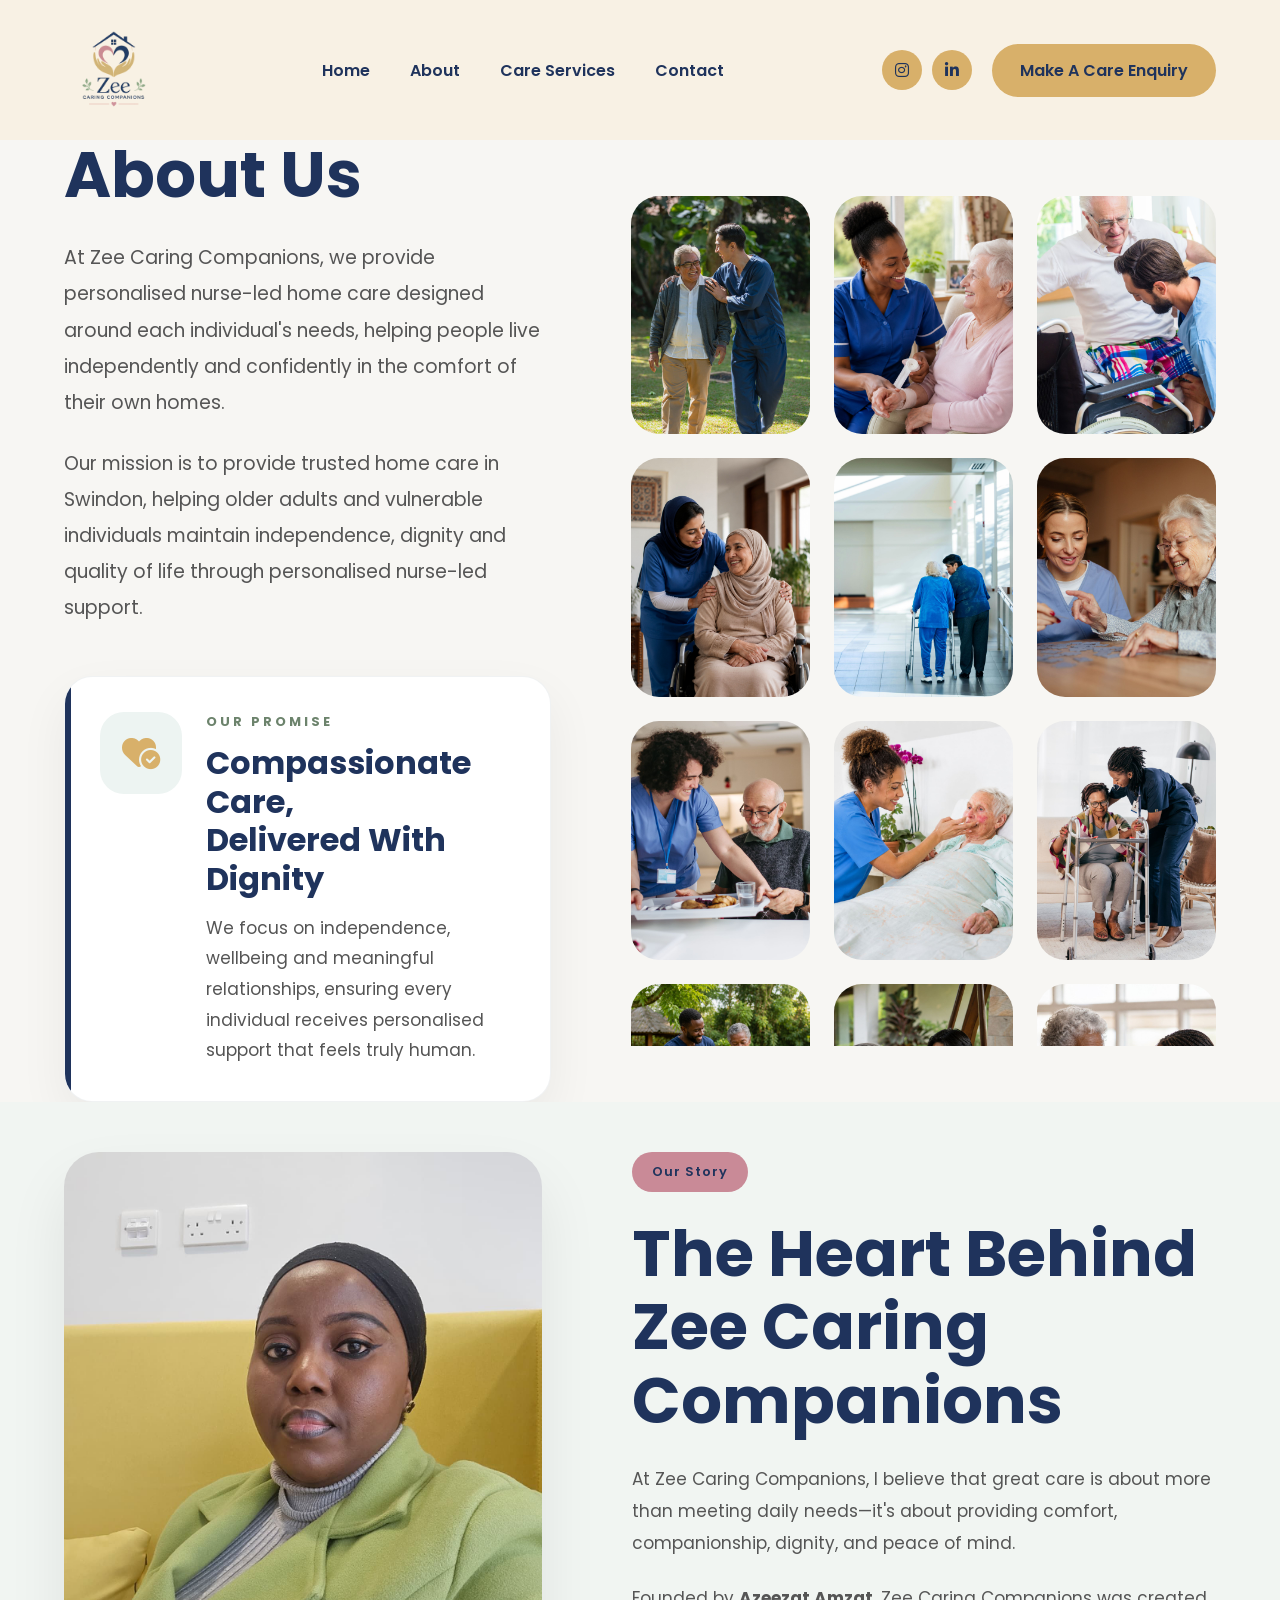
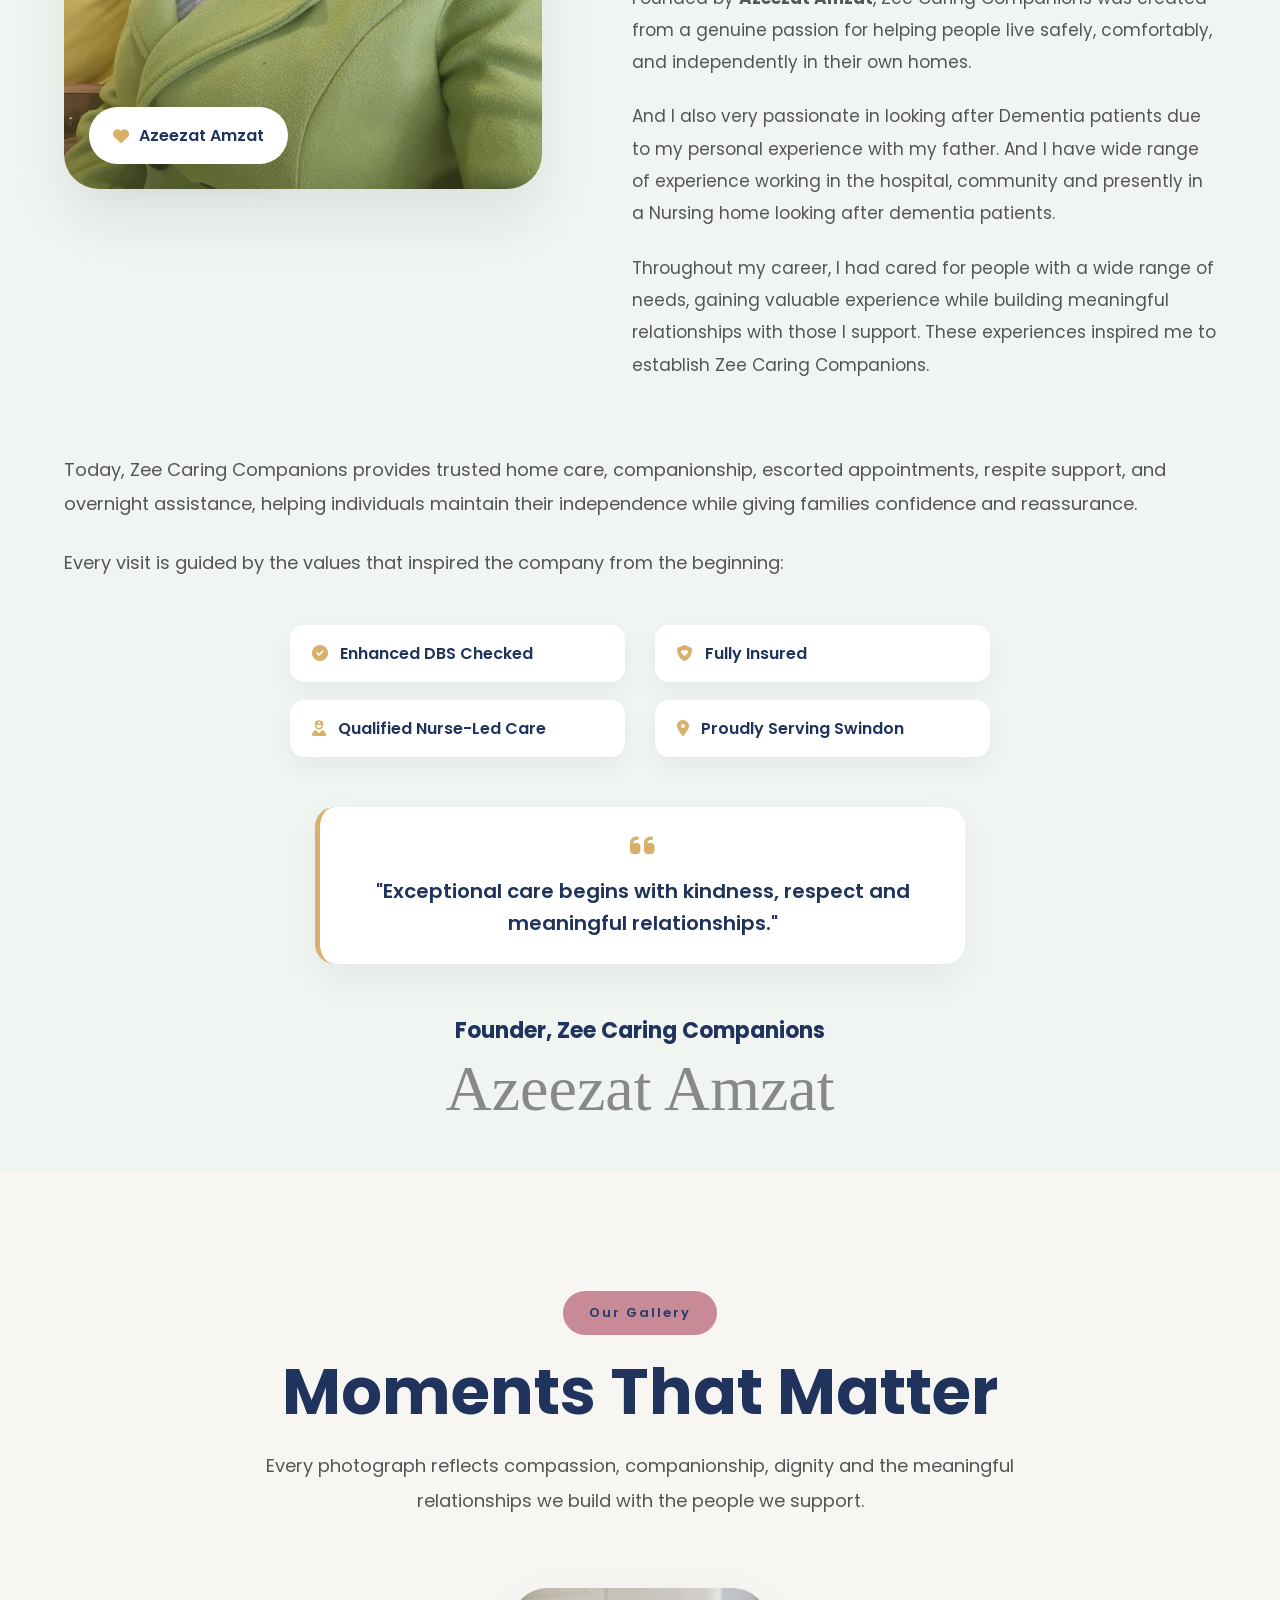
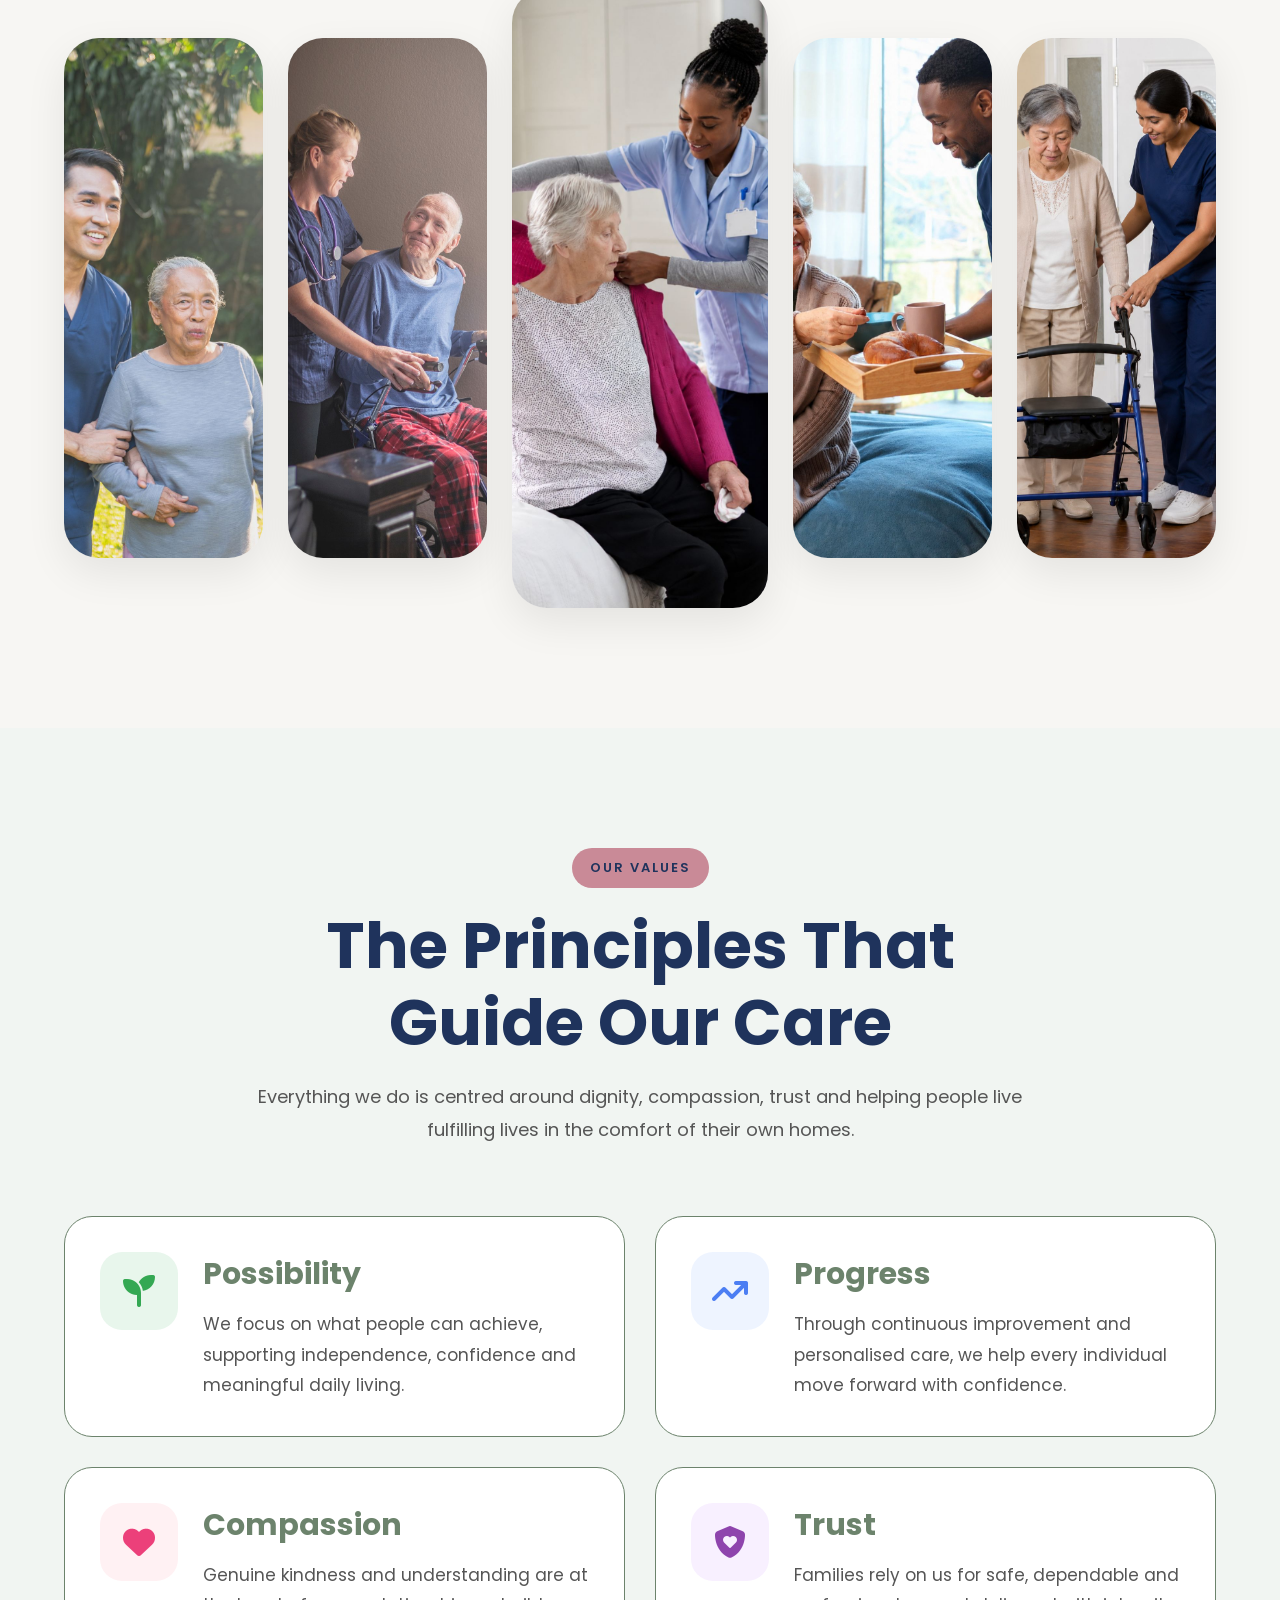
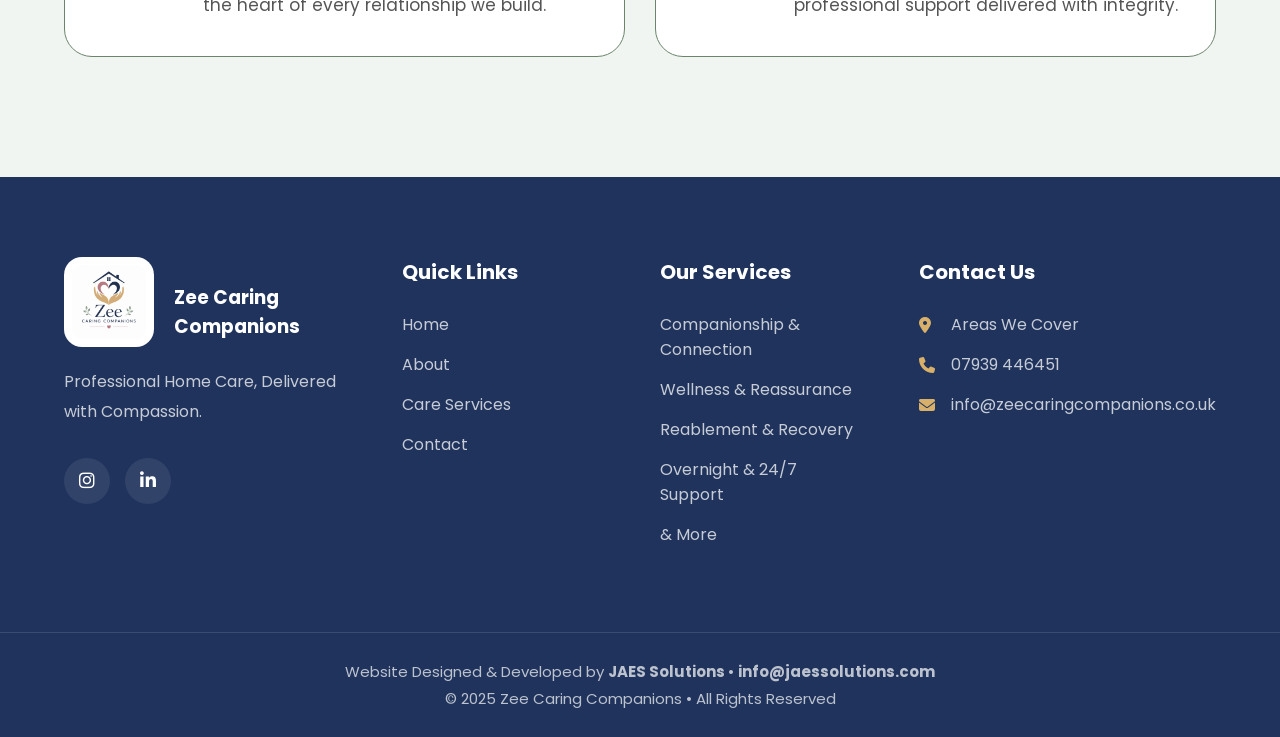
<file: About.html>
<!DOCTYPE html>
<html lang="en">
<head>
    <meta charset="UTF-8">
    <meta name="viewport" content="width=device-width, initial-scale=1.0">

    <title>About Zee Caring Companions | Nurse-Led Home Care in Swindon</title>

    <meta name="description"
          content="Learn about Zee Caring Companions Founder Azeezat Amzat, a trusted nurse-led home care provider in Swindon. Discover our story, values, personalised support, companionship, dementia care and commitment to compassionate care.">

    <meta name="keywords"
          content="About Zee Caring Companions, Home Care Swindon, Nurse Led Care Swindon, Dementia Care Swindon, Companionship Care, Home Support Services, Personal Care, Elderly Care, Azeezat Amzat">

    <meta name="author"
          content="Zee Caring Companions">

    <meta name="robots"
          content="index, follow">

    <link rel="canonical"
          href="https://www.zeecaringcompanions.co.uk/About.html">

    <!-- Open Graph -->
    <meta property="og:title"
          content="About Zee Caring Companions">

    <meta property="og:description"
          content="Compassionate nurse-led home care services helping individuals live independently and confidently at home.">

    <meta property="og:image"
          content="https://www.zeecaringcompanions.co.uk/Assets/Founder%20Image.jpg">

    <meta property="og:url"
          content="https://www.zeecaringcompanions.co.uk/About.html">

    <meta property="og:type"
          content="website">

    <!-- Favicon -->
    <link rel="icon"
          type="image/png"
          href="Assets/Logo Without BG.png">

    <link rel="stylesheet" href="About.css">

    <!-- Font Awesome -->
    <link rel="stylesheet"
          href="https://cdnjs.cloudflare.com/ajax/libs/font-awesome/6.5.1/css/all.min.css">

    <!-- Google Font -->
    <link href="https://fonts.googleapis.com/css2?family=Poppins:wght@300;400;500;600;700&display=swap"
          rel="stylesheet">
<script type="application/ld+json">
{
 "@context":"https://schema.org",
 "@type":"HomeHealthCareService",
 "name":"Zee Caring Companions",
 "image":"https://www.zeecaringcompanions.co.uk/Assets/Founder%20Image.jpg",
 "url":"https://www.zeecaringcompanions.co.uk/About.html",
 "logo":"https://www.zeecaringcompanions.co.uk/Assets/Logo%20Without%20BG.png",
 "telephone":"+44 07939 446451",
 "email":"info@zeecaringcompanions.co.uk",
 "sameAs":[
"https://www.instagram.com/zeecaringcompanions/",
"https://www.linkedin.com/company/zee-caring-companions/"
],
 "address":{
   "@type":"PostalAddress",
   "addressLocality":"Swindon",
   "addressCountry":"GB"
 },
 "founder":"Azeezat Amzat",
 "description":"Nurse-led home care and companionship services in Swindon providing personalised support, dementia care, respite care and wellbeing assistance."
}
</script>
</head>

<body>

    <!-- Header -->
    <header>
        <div class="container navbar">

           <div class="logo">
    <img src="Assets/Logo Without BG.png" alt="Zee Caring Companions Home Care Services in Swindon">
</div>

<div class="menu-toggle">
    <i class="fas fa-bars"></i>
</div>

<nav class="nav-menu">
                <ul>
                    <li><a href="index.html">Home</a></li>
                    <li><a href="About.html">About</a></li>
                    <li><a href="Care Services.html">Care Services</a></li>
                    <li><a href="Contact.html">Contact</a></li>
                </ul>
            </nav>

            <div class="header-right">
                <div class="social-icons">
                    <a href="https://www.instagram.com/zeecaringcompanions/" 
                      target="_blank" 
                       aria-label="Instagram">
                       <i class="fab fa-instagram"></i>
                    </a>

                    <a href="https://www.linkedin.com/company/zee-caring-companions/" 
                      target="_blank" 
                       aria-label="LinkedIn">
                       <i class="fab fa-linkedin-in"></i>
                    </a>
                </div>

                <a href="Contact.html" class="enquiry-btn">
                    Make A Care Enquiry
                </a>
            </div>

        </div>
    </header>

    <!-- ====================================
     About US SECTION
==================================== -->

    <section class="about-section">

    <div class="about-container">

        <!-- Left Content -->

        <div class="about-content">
            <h1>
                About Us
            </h1>

            <p>
                At Zee Caring Companions, we provide personalised
                nurse-led home care designed around each individual's
                needs, helping people live independently and confidently
                in the comfort of their own homes.
            </p>

            <p>
                Our mission is to provide trusted home care in Swindon,
                helping older adults and vulnerable individuals maintain
                independence, dignity and quality of life through
                personalised nurse-led support.
            </p>
<!-- Trust Card -->

<div class="about-highlight">

    <div class="highlight-icon">
        <i class="fa-solid fa-heart-circle-check"></i>
    </div>

    <div class="highlight-content">

        <span>OUR PROMISE</span>

        <h3>
            Compassionate Care,<br>
            Delivered With Dignity
        </h3>

        <p>
            We focus on independence, wellbeing and meaningful
            relationships, ensuring every individual receives
            personalised support that feels truly human.
        </p>

    </div>

</div>
        </div>

        <!-- Right Images -->

        <div class="about-gallery">

            <!-- Column 1 -->

            <div class="gallery-column up">

                <img src="Assets/About Us Images/1.jpg" alt="Professional home care support helping an elderly woman walk outdoors">
                <img src="Assets/About Us Images/2.jpg" alt="Compassionate caregiver providing companionship and emotional support">
                <img src="Assets/About Us Images/3.jpg" alt="Nurse-led personal care assistance for older adults at home">
                <img src="Assets/About Us Images/4.jpg" alt="Home care worker assisting an elderly client with daily activities">

            </div>

            <!-- Column 2 -->

            <div class="gallery-column down">

                <img src="Assets/About Us Images/5.jpg" alt="Trusted elderly care and companionship services in Swindon">
                <img src="Assets/About Us Images/6.jpg" alt="Care professional supporting independent living for seniors">
                <img src="Assets/About Us Images/7.jpg" alt="Friendly caregiver building meaningful relationships with an elderly client">
                <img src="Assets/About Us Images/8.jpg" alt="Personalised home care service focused on dignity and wellbeing">

            </div>

            <!-- Column 3 -->

            <div class="gallery-column up">

                <img src="Assets/About Us Images/9.jpg" alt="Compassionate support helping older adults remain independent at home">
                <img src="Assets/About Us Images/10.jpg" alt="Professional caregiver assisting a senior with mobility support">
                <img src="Assets/About Us Images/11.jpg" alt="Quality nurse-led home care promoting comfort and confidence">
                <img src="Assets/About Us Images/12.jpg" alt="Dedicated home care professional providing personalised assistance">

            </div>

        </div>

    </div>
    
</section>

<!-- ====================================
     FOUNDER STORY SECTION
==================================== -->
<section class="founder-story-section">

    <div class="founder-story-container">

        <!-- Left Image -->
        <div class="founder-image">

            <img src="Assets/Founder Image.jpg" alt="Azeezat Amzat founder of Zee Caring Companions">

            <div class="founder-badge">
                <i class="fa-solid fa-heart"></i>
                Azeezat Amzat
            </div>

        </div>

        <!-- Right Content -->
        <div class="founder-content">

            <span class="founder-tag">
                Our Story
            </span>

            <h2>
                The Heart Behind Zee Caring Companions
            </h2>

            <p>
                At Zee Caring Companions, I believe that great care is about more than meeting daily needs—it's
                about providing comfort, companionship, dignity, and peace of mind.
            </p>

            <p>
                Founded by <strong>Azeezat Amzat</strong>, Zee Caring Companions was created from a genuine passion
                for helping people live safely, comfortably, and independently in their own homes.
            </p>
            
            <p>
                And I also very passionate in looking after Dementia patients due to my personal experience with my father. 
                And I have wide range of experience working in the hospital, community and presently in a Nursing home looking 
                after dementia patients.
            </p>
        <p>
            Throughout my career, I had cared for people with a wide range of needs, gaining valuable
            experience while building meaningful relationships with those I support. These experiences
            inspired me to establish Zee Caring Companions.
        </p>
        </div>
    </div>
<!-- FULL WIDTH CONTENT -->

    <div class="founder-full-content">
        <p>
            Today, Zee Caring Companions provides trusted home care, companionship, escorted appointments,
            respite support, and overnight assistance, helping individuals maintain their independence while
            giving families confidence and reassurance.
        </p>

        <p>
            Every visit is guided by the values that inspired the company from the beginning:
        </p>

        <div class="founder-checks">
    <p><i class="fa-solid fa-circle-check"></i> Enhanced DBS Checked</p>
    <p><i class="fa-solid fa-shield-heart"></i> Fully Insured</p>
    <p><i class="fa-solid fa-user-nurse"></i> Qualified Nurse-Led Care</p>
    <p><i class="fa-solid fa-location-dot"></i> Proudly Serving Swindon</p>
</div>

        <div class="founder-quote">

            <i class="fa-solid fa-quote-left"></i>

            <p>
                "Exceptional care begins with kindness,
                respect and meaningful relationships."
            </p>

        </div>
    </div>

        <div class="founder-signature">

            <h4>Founder, Zee Caring Companions</h4>

            <span class="founder-name">
                Azeezat Amzat
            </span>

        </div>

    </div>

</section>

<!-- ====================================
     GALLERY SECTION
==================================== -->

<section class="gallery-section">

    <div class="gallery-header">

        <div class="gallery-tag">
            Our Gallery
        </div>

        <h2>Moments That Matter</h2>

        <p>
            Every photograph reflects compassion, companionship,
            dignity and the meaningful relationships we build
            with the people we support.
        </p>

    </div>

    <div class="gallery-row">

        <div class="gallery-item">
            <img src="Assets/About Us Images/13.jpg" alt="Caregiver supporting an elderly woman during a walk outdoors">
        </div>

        <div class="gallery-item">
            <img src="Assets/About Us Images/14.jpg" alt="Home care professional providing companionship to an elderly client">
        </div>

        <div class="gallery-item featured">
            <img src="Assets/About Us Images/15.jpg" alt="Personalised care assistance helping a senior with daily routines">
        </div>

        <div class="gallery-item">
            <img src="Assets/About Us Images/16.jpg" alt="Friendly caregiver serving breakfast to an elderly woman at home">
        </div>

        <div class="gallery-item">
            <img src="Assets/About Us Images/17.jpg" alt="Mobility support service helping an elderly person walk safely">
        </div>

    </div>

</section>

<!-- ==========================
     OUR VALUES SECTION
========================== -->

<section class="values-section">

    <div class="values-header">

        <span class="values-tag">OUR VALUES</span>

        <h2>
            The Principles That Guide Our Care
        </h2>

        <p>
            Everything we do is centred around dignity, compassion,
            trust and helping people live fulfilling lives in the
            comfort of their own homes.
        </p>

    </div>

    <div class="values-grid">

        <!-- Value 1 -->

        <div class="value-card">

            <div class="value-icon possibility">
                <i class="fa-solid fa-seedling"></i>
            </div>

            <div class="value-content">
                <h3>Possibility</h3>
                <p>
                    We focus on what people can achieve, supporting
                    independence, confidence and meaningful daily living.
                </p>
            </div>

        </div>

        <!-- Value 2 -->

        <div class="value-card">

            <div class="value-icon progress">
                <i class="fa-solid fa-arrow-trend-up"></i>
            </div>

            <div class="value-content">
                <h3>Progress</h3>
                <p>
                    Through continuous improvement and personalised care,
                    we help every individual move forward with confidence.
                </p>
            </div>

        </div>

        <!-- Value 3 -->

        <div class="value-card">

            <div class="value-icon compassion">
                <i class="fa-solid fa-heart"></i>
            </div>

            <div class="value-content">
                <h3>Compassion</h3>
                <p>
                    Genuine kindness and understanding are at the heart
                    of every relationship we build.
                </p>
            </div>

        </div>

        <!-- Value 4 -->

        <div class="value-card">

            <div class="value-icon trust">
                <i class="fa-solid fa-shield-heart"></i>
            </div>

            <div class="value-content">
                <h3>Trust</h3>
                <p>
                    Families rely on us for safe, dependable and
                    professional support delivered with integrity.
                </p>
            </div>

        </div>

    </div>

</section>

<!-- ====================================
     FOOTER SECTION
==================================== -->

<footer class="footer">

    <div class="footer-container">

        <!-- Brand -->
        <div class="footer-brand">

    <div class="footer-brand-top">

    <div class="footer-logo">
        <img src="Assets/Zee care Logo.jpg"
             alt="Zee Caring Companions Logo">
    </div>

    <h3>Zee Caring Companions</h3>

</div>

<p>
    Professional Home Care, Delivered with Compassion.
</p>

    <div class="footer-social">
        <a href="https://www.instagram.com/zeecaringcompanions/" 
                      target="_blank" 
                       aria-label="Instagram">
                       <i class="fab fa-instagram"></i>
                    </a>

                    <a href="https://www.linkedin.com/company/zee-caring-companions/" 
                      target="_blank" 
                       aria-label="LinkedIn">
                       <i class="fab fa-linkedin-in"></i>
                    </a>
    </div>

</div>

        <!-- Quick Links -->
        <div class="footer-column">
            <h4>Quick Links</h4>

            <ul>
                <li><a href="index.html">Home</a></li>
                <li><a href="About.html">About</a></li>
                <li><a href="Care Services.html">Care Services</a></li>
                <li><a href="Contact.html">Contact</a></li>
            </ul>
        </div>

        <!-- Services -->
        <div class="footer-column">
            <h4>Our Services</h4>

            <ul>
                <li><a href="companionship-connection.html">Companionship & Connection</a></li>
                <li><a href="wellness-reassurance.html">Wellness & Reassurance</a></li>
                <li><a href="reablement-recovery.html">Reablement & Recovery</a></li>
                <li><a href="overnight-24-7-support.html">Overnight & 24/7 Support</a></li>
                <li><a href="Care Services.html">& More</a></li>
            </ul>
        </div>

        <!-- Contact -->
        <div class="footer-column">
            <h4>Contact Us</h4>

            <ul class="contact-info">
            <li>
                <i class="fa-solid fa-location-dot"></i>
                <a href="Contact.html#areas-we-cover">
                    Areas We Cover
                </a>
            </li>

            <li>
                <i class="fa-solid fa-phone"></i>
                <a href="tel:07939 446451">
                   07939 446451
                </a>
            </li>

                <li>
                    <i class="fa-solid fa-envelope"></i>
                    <a href="mailto:info@zeecaringcompanions.co.uk">
                        info@zeecaringcompanions.co.uk
                    </a>
                </li>
            </ul>
        </div>

    </div>

    <!-- Footer Bottom -->
    <div class="footer-bottom">
        <p>
            
            Website Designed & Developed by
            <a href="https://www.jaessolutions.com" target="_blank" rel="noopener noreferrer">
                JAES Solutions
            </a>
            •

        <a href="mailto:info@jaessolutions.com"
           class="footer-link">
            info@jaessolutions.com
        </a>
        </p>
        <P>© 2025 Zee Caring Companions • All Rights Reserved</P>
    </div>

</footer>
<script>

const menuToggle =
document.querySelector(".menu-toggle");

const navMenu =
document.querySelector(".nav-menu");

menuToggle.addEventListener("click", () => {

    navMenu.classList.toggle("active");

});

</script>
</body>
</html>
</file>
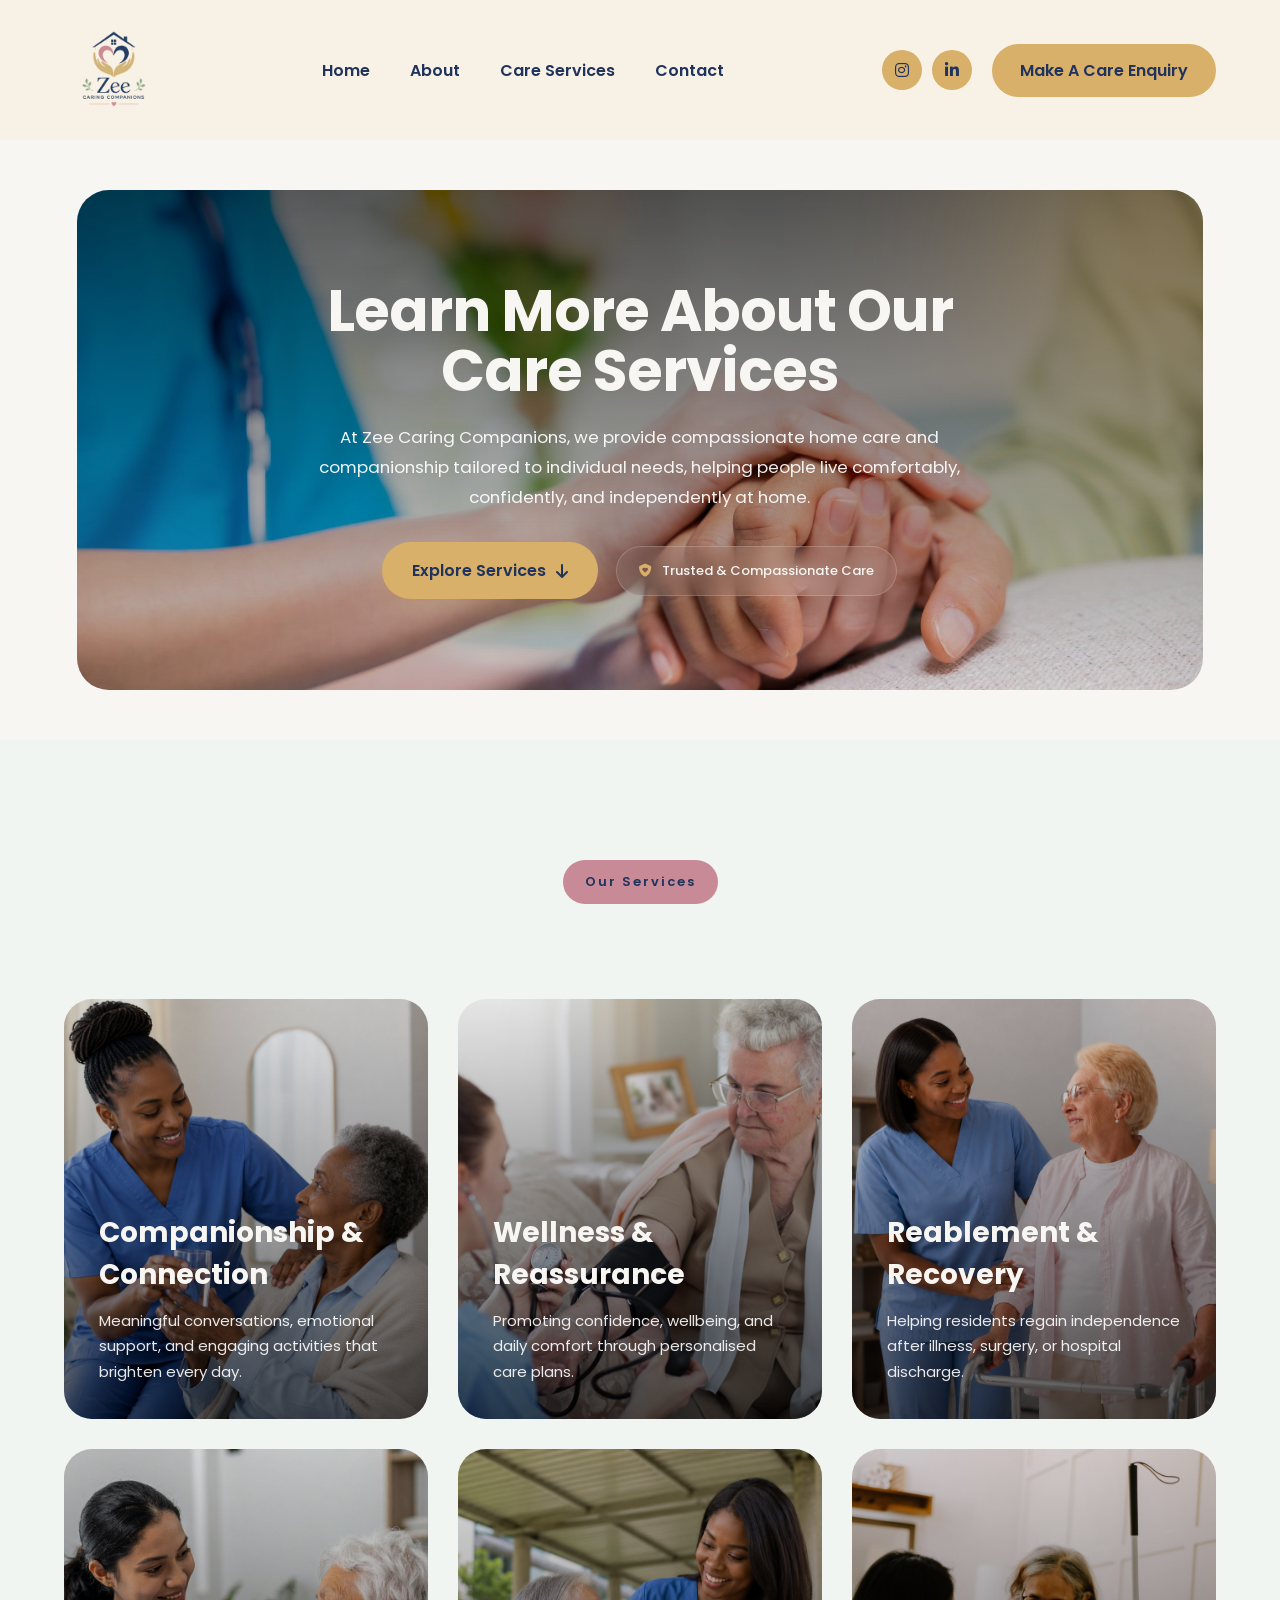
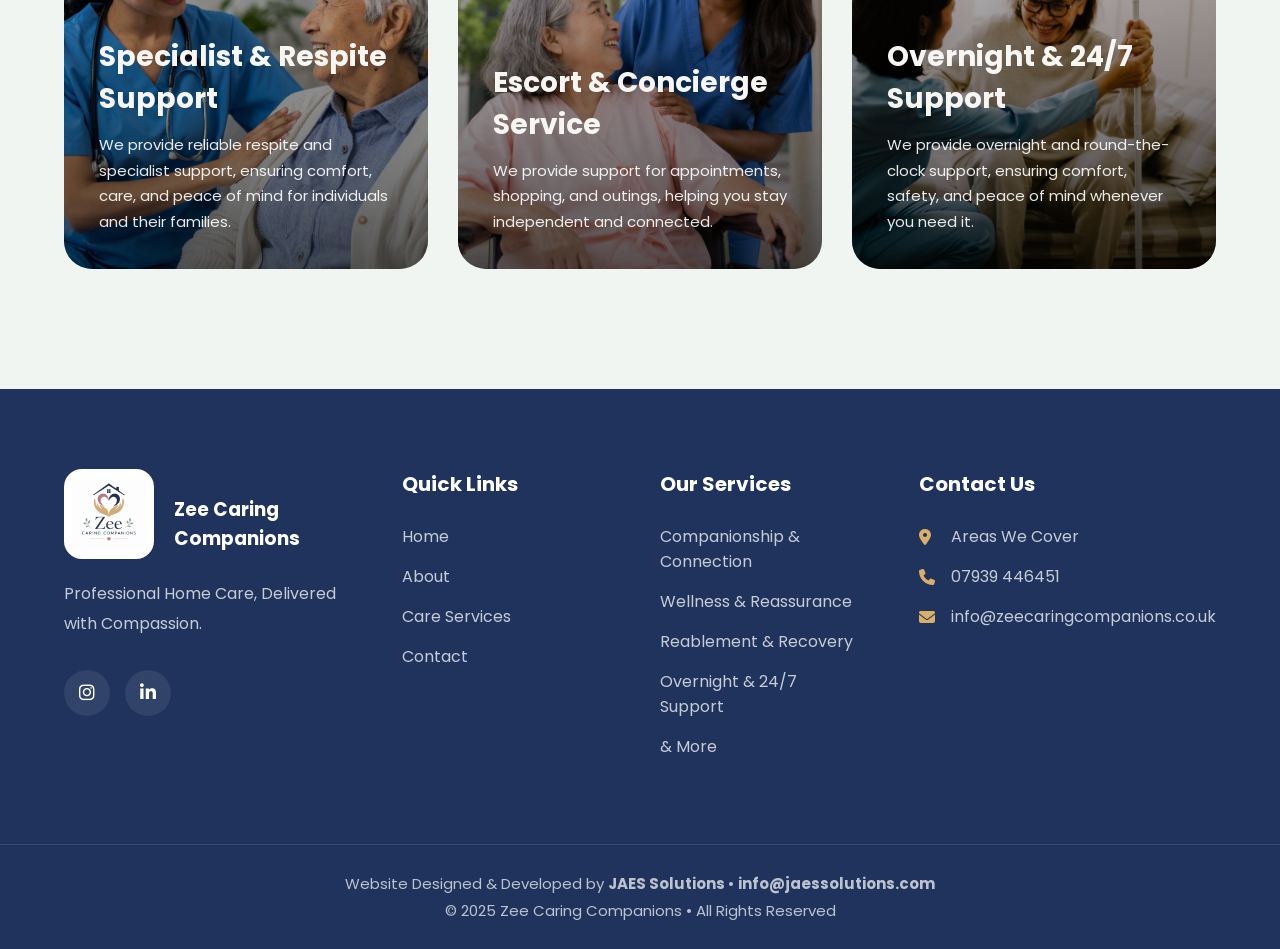
<file: Care Services.html>
<!DOCTYPE html>
<html lang="en">
<head>

<meta charset="UTF-8">
<meta name="viewport" content="width=device-width, initial-scale=1.0">

<title>Care Services in Swindon | Home Care & Companionship | Zee Caring Companions</title>

<meta name="description"
content="Discover personalised home care services in Swindon from Zee Caring Companions. We provide companionship, wellbeing support, dementia care, respite care, escorted appointments, overnight care and nurse-led support.">

<meta name="keywords"
content="home care services Swindon, companionship care Swindon, dementia care Swindon, respite care Swindon, overnight care Swindon, nurse-led care, elderly care Swindon, personal care support, home support services">

<meta name="author"
content="Zee Caring Companions">

<meta name="robots"
content="index, follow">

<link rel="canonical"
href="https://www.zeecaringcompanions.co.uk/Care Services.html">

<!-- Open Graph -->

<meta property="og:title"
content="Care Services in Swindon | Zee Caring Companions">

<meta property="og:description"
content="Explore our personalised home care, companionship, respite support, dementia care and overnight care services in Swindon.">

<meta property="og:type"
content="website">

<meta property="og:url"
content="https://www.zeecaringcompanions.co.uk/Care Services.html">

<meta property="og:image"
content="https://www.zeecaringcompanions.co.uk/Assets/ZEE%20CARE%20SERVICE'S%20VIDEO'S.jpg">

<!-- Twitter -->

<meta name="twitter:card"
content="summary_large_image">

<meta name="twitter:title"
content="Care Services in Swindon | Zee Caring Companions">

<meta name="twitter:description"
content="Personalised home care and companionship services supporting independence, dignity and wellbeing.">

<meta name="twitter:image"
content="https://www.zeecaringcompanions.co.uk/Assets/ZEE%20CARE%20SERVICE'S%20VIDEO'S.jpg">

<link rel="stylesheet" href="Care Services.css">

<!-- Font Awesome -->
<link rel="stylesheet"
href="https://cdnjs.cloudflare.com/ajax/libs/font-awesome/6.5.1/css/all.min.css">

<!-- Google Font -->
<link href="https://fonts.googleapis.com/css2?family=Poppins:wght@300;400;500;600;700&display=swap"
rel="stylesheet">

<!-- Favicon -->
    <link rel="icon"
          type="image/png"
          href="Assets/Logo Without BG.png">

<script type="application/ld+json">
{
 "@context":"https://schema.org",
 "@type":"HomeHealthCareService",
 "name":"Zee Caring Companions",
 "logo":"https://www.zeecaringcompanions.co.uk/Assets/Logo%20Without%20BG.png",
 "image":"https://www.zeecaringcompanions.co.uk/Assets/ZEE%20CARE%20SERVICE'S%20VIDEO'S.jpg",
 "url":"https://www.zeecaringcompanions.co.uk/Care Services.html",
 "sameAs":[
"https://www.instagram.com/zeecaringcompanions/",
"https://www.linkedin.com/company/zee-caring-companions/"
],
 "telephone":"07939 446451",
  "serviceType":[
"Home Care",
"Dementia Care",
"Companionship",
"Respite Care",
"Escort Services",
"Wellness Support",
"Reablement Care",
"specialist Support",
"Overnight Care",
"Live-in Care"
],
 "areaServed":"Swindon",
 "description":"Home care, companionship, respite care, dementia support, escorted appointments and overnight care services in Swindon.",
}
</script>
</head>

<body>

    <!-- Header -->
    <header>
        <div class="container navbar">

            <div class="logo">
    <img src="Assets/Logo Without BG.png" alt="Zee Caring Companions Home Care Services in Swindon">
</div>

<div class="menu-toggle">
    <i class="fas fa-bars"></i>
</div>

<nav class="nav-menu">
                <ul>
                    <li><a href="index.html">Home</a></li>
                    <li><a href="About.html">About</a></li>
                    <li><a href="Care Services.html">Care Services</a></li>
                    <li><a href="Contact.html">Contact</a></li>
                </ul>
            </nav>

            <div class="header-right">
                <div class="social-icons">
                    <a href="https://www.instagram.com/zeecaringcompanions/" 
                      target="_blank" 
                       aria-label="Instagram">
                       <i class="fab fa-instagram"></i>
                    </a>

                    <a href="https://www.linkedin.com/company/zee-caring-companions/" 
                      target="_blank" 
                       aria-label="LinkedIn">
                       <i class="fab fa-linkedin-in"></i>
                    </a>
                </div>

                <a href="Contact.html" class="enquiry-btn">
                    Make A Care Enquiry
                </a>
            </div>

        </div>
    </header>

    <!-- ====================================
     Services Hero Section
==================================== -->

    <section class="services-hero">

    <div class="hero-overlay"></div>

    <div class="hero-accent hero-accent-1"></div>
    <div class="hero-accent hero-accent-2"></div>

    <div class="hero-content">

        <h1>
            Learn More About Our Care Services
        </h1>

        <p>
            At Zee Caring Companions, we provide compassionate home care and companionship tailored to 
            individual needs, helping people live comfortably, confidently, and independently at home.

        </p>

        <div class="hero-actions">

            <a href="#services-section" class="hero-btn">
                Explore Services
                <i class="fa-solid fa-arrow-down"></i>
            </a>

            <div class="hero-trust">
                <i class="fa-solid fa-shield-heart"></i>
                Trusted & Compassionate Care
            </div>

        </div>

    </div>

</section>

<!-- ====================================
     SERVICES SECTION
==================================== -->

<section id="services-section" class="services-section">

    <div class="services-header">

        <span class="services-tag">
            Our Services
        </span>
        </div>

        <div class="services-grid">
            
        <!-- Service 1 -->
        <a href="companionship-connection.html" class="service-link">
        <div class="service-card">
            <img src="Assets/Companionship.jpg" alt="Companionship and emotional support care services in Swindon">

            <div class="service-overlay">
                <h3>Companionship & Connection</h3>
                <p>
                    Meaningful conversations, emotional support,
                    and engaging activities that brighten every day.
                </p>
            </div>
        </div>
        </a>

        <!-- Service 2 -->
         <a href="wellness-reassurance.html" class="service-link">
        <div class="service-card">
            
            <img src="Assets/Wellness.jpg" alt="Wellness and reassurance home care support">

            <div class="service-overlay">
                <h3>Wellness & Reassurance</h3>
                <p>
                    Promoting confidence, wellbeing, and daily comfort
                    through personalised care plans.
                </p>
            </div>
        </div>
        </a>

        <!-- Service 3 -->
         <a href="reablement-recovery.html" class="service-link">
        <div class="service-card">
            <img src="Assets/Reablement.jpg" alt="Reablement and recovery care after hospital discharge">

            <div class="service-overlay">
                <h3>Reablement & Recovery</h3>
                <p>
                    Helping residents regain independence after illness,
                    surgery, or hospital discharge.
                </p>
            </div>
        </div>
        </a>

        <!-- Service 4 -->
        <a href="specialist-respite-support.html" class="service-link">
        <div class="service-card">
            <img src="Assets/Specialist.jpg" alt="Specialist dementia and respite care services">

            <div class="service-overlay">
                <h3>Specialist & Respite Support</h3>
                <p>
                    We provide reliable respite and specialist support, ensuring comfort, care, 
                    and peace of mind for individuals and their families.
                </p>
            </div>
        </div>
        </a>

        <!-- Service 5 -->
        <a href="escort-concierge-service.html" class="service-link">
        <div class="service-card">
            <img src="Assets/Escort.jpg" alt="Escort service for appointments shopping and social outings">

            <div class="service-overlay">
                <h3>Escort & Concierge Service</h3>
                <p>
                   We provide support for appointments, shopping, 
                   and outings, helping you stay independent and connected.
                </p>
            </div>
        </div>
        </a>

        <!-- Service 6 -->
        <a href="overnight-24-7-support.html" class="service-link">
        <div class="service-card">
            <img src="Assets/Overnight.jpg" alt="Overnight and twenty four hour home care support">

            <div class="service-overlay">
                <h3>Overnight & 24/7 Support</h3>
                <p>
                    We provide overnight and round-the-clock support, ensuring comfort, safety, 
                    and peace of mind whenever you need it.
                </p>
            </div>
        </div>
        </a>

    </div>
    </section>

    <!-- ====================================
     FOOTER SECTION
==================================== -->

<footer class="footer">

    <div class="footer-container">

       <!-- Brand -->
        <div class="footer-brand">

     <div class="footer-brand-top">

    <div class="footer-logo">
        <img src="Assets/Zee care Logo.jpg"
             alt="Zee Caring Companions Logo">
    </div>

    <h3>Zee Caring Companions</h3>

</div>

<p>
    Professional Home Care, Delivered with Compassion.
</p>


    <div class="footer-social">
        <a href="https://www.instagram.com/zeecaringcompanions/" 
                      target="_blank" 
                       aria-label="Instagram">
                       <i class="fab fa-instagram"></i>
                    </a>

                    <a href="https://www.linkedin.com/company/zee-caring-companions/" 
                      target="_blank" 
                       aria-label="LinkedIn">
                       <i class="fab fa-linkedin-in"></i>
                    </a>
    </div>

</div>

        <!-- Quick Links -->
        <div class="footer-column">
            <h4>Quick Links</h4>

            <ul>
                <li><a href="index.html">Home</a></li>
                <li><a href="About.html">About</a></li>
                <li><a href="Care Services.html">Care Services</a></li>
                <li><a href="Contact.html">Contact</a></li>
            </ul>
        </div>

        <!-- Services -->
        <div class="footer-column">
            <h4>Our Services</h4>

            <ul>
                <li><a href="companionship-connection.html">Companionship & Connection</a></li>
                <li><a href="wellness-reassurance.html">Wellness & Reassurance</a></li>
                <li><a href="reablement-recovery.html">Reablement & Recovery</a></li>
                <li><a href="overnight-24-7-support.html">Overnight & 24/7 Support</a></li>
                <li><a href="Care Services.html">& More</a></li>
            </ul>
        </div>

        <!-- Contact -->
        <div class="footer-column">
            <h4>Contact Us</h4>

            <ul class="contact-info">
            <li>
                <i class="fa-solid fa-location-dot"></i>
                <a href="Contact.html#areas-we-cover">
                    Areas We Cover
                </a>
            </li>

            <li>
                <i class="fa-solid fa-phone"></i>
                <a href="tel:07939 446451">
                   07939 446451
                </a>
            </li>
                <li>
                    <i class="fa-solid fa-envelope"></i>
                    <a href="mailto:info@zeecaringcompanions.co.uk">
                        info@zeecaringcompanions.co.uk
                    </a>
                </li>
            </ul>
        </div>

    </div>

    <!-- Footer Bottom -->
    <div class="footer-bottom">
        <p>
            
            Website Designed & Developed by
            <a href="https://www.jaessolutions.com" target="_blank" rel="noopener noreferrer">
                JAES Solutions
            </a>
            •

        <a href="mailto:info@jaessolutions.com"
           class="footer-link">
            info@jaessolutions.com
        </a>
        </p>
        <P>© 2025 Zee Caring Companions • All Rights Reserved</P>
    </div>

</footer>
<script>
const menuToggle =
document.querySelector(".menu-toggle");

const navMenu =
document.querySelector(".nav-menu");

menuToggle.addEventListener("click", () => {

    navMenu.classList.toggle("active");

});

</script>
</body>
</html>
</file>
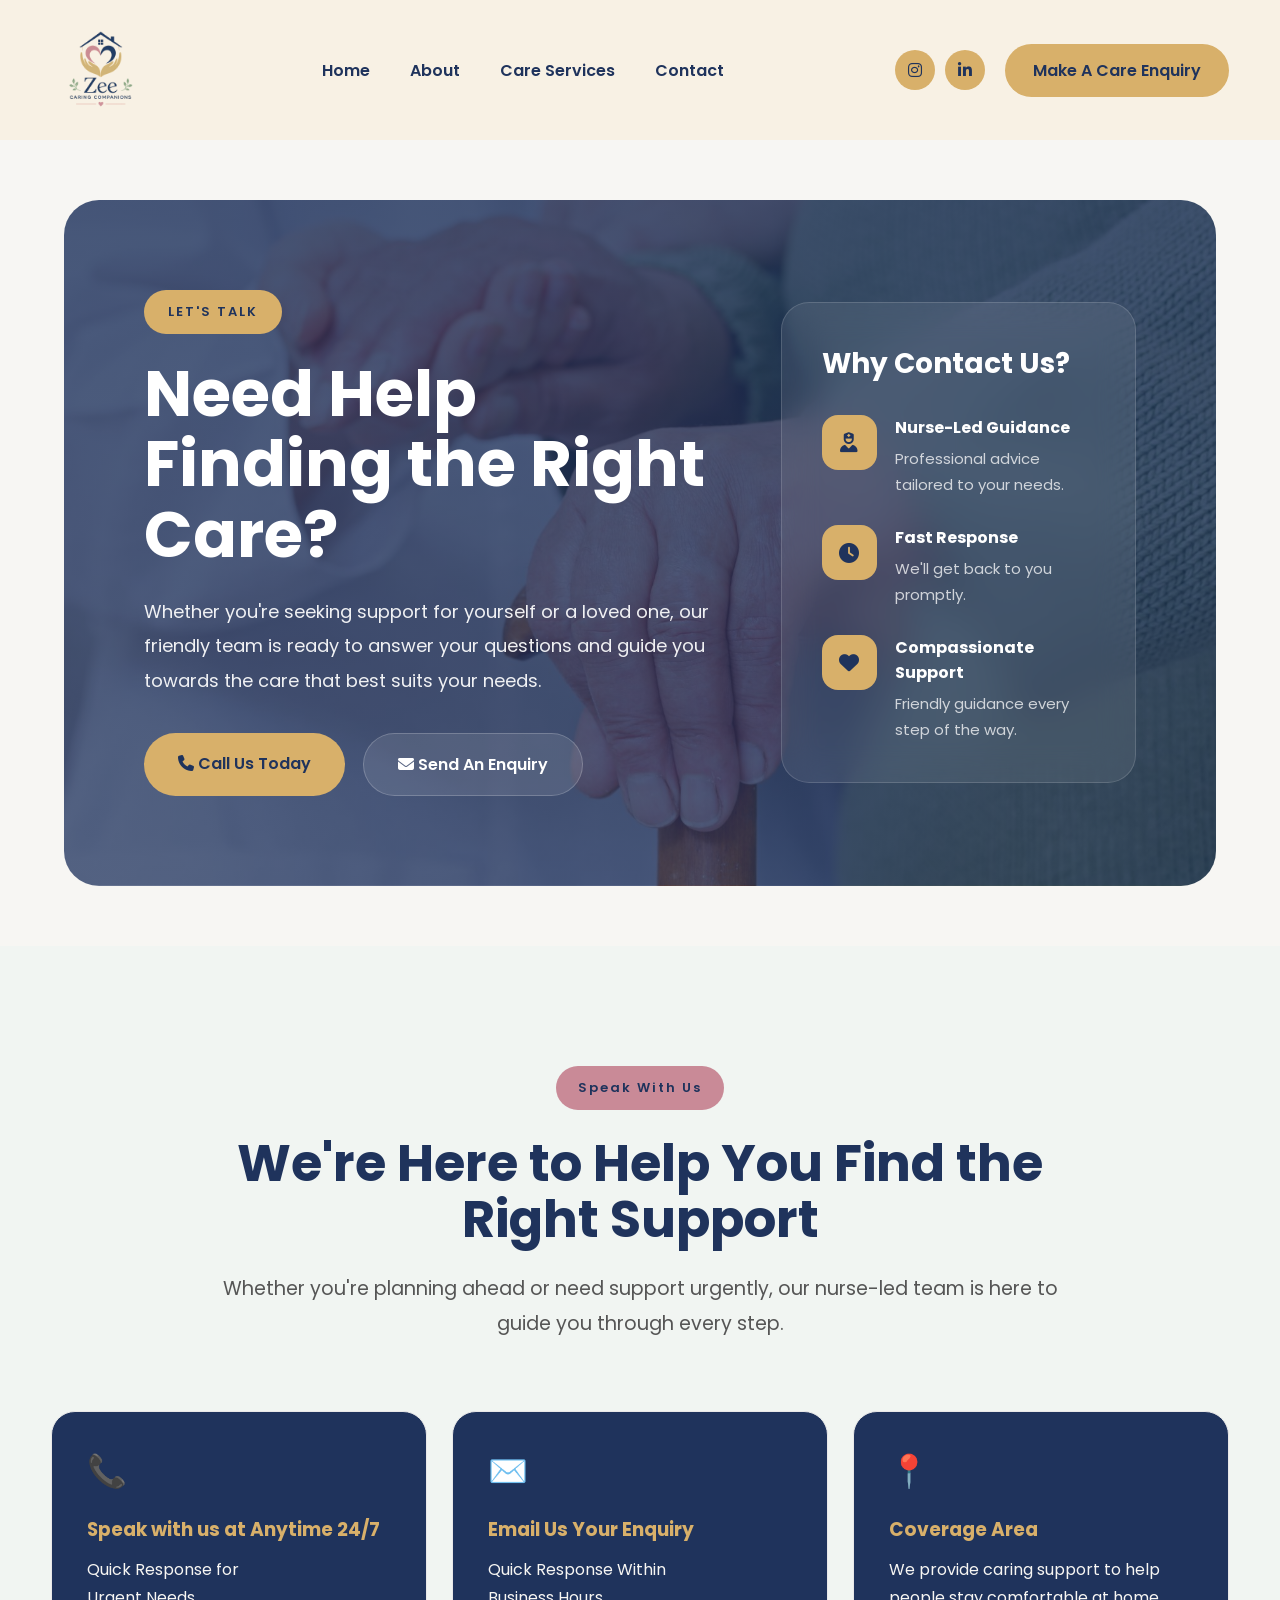
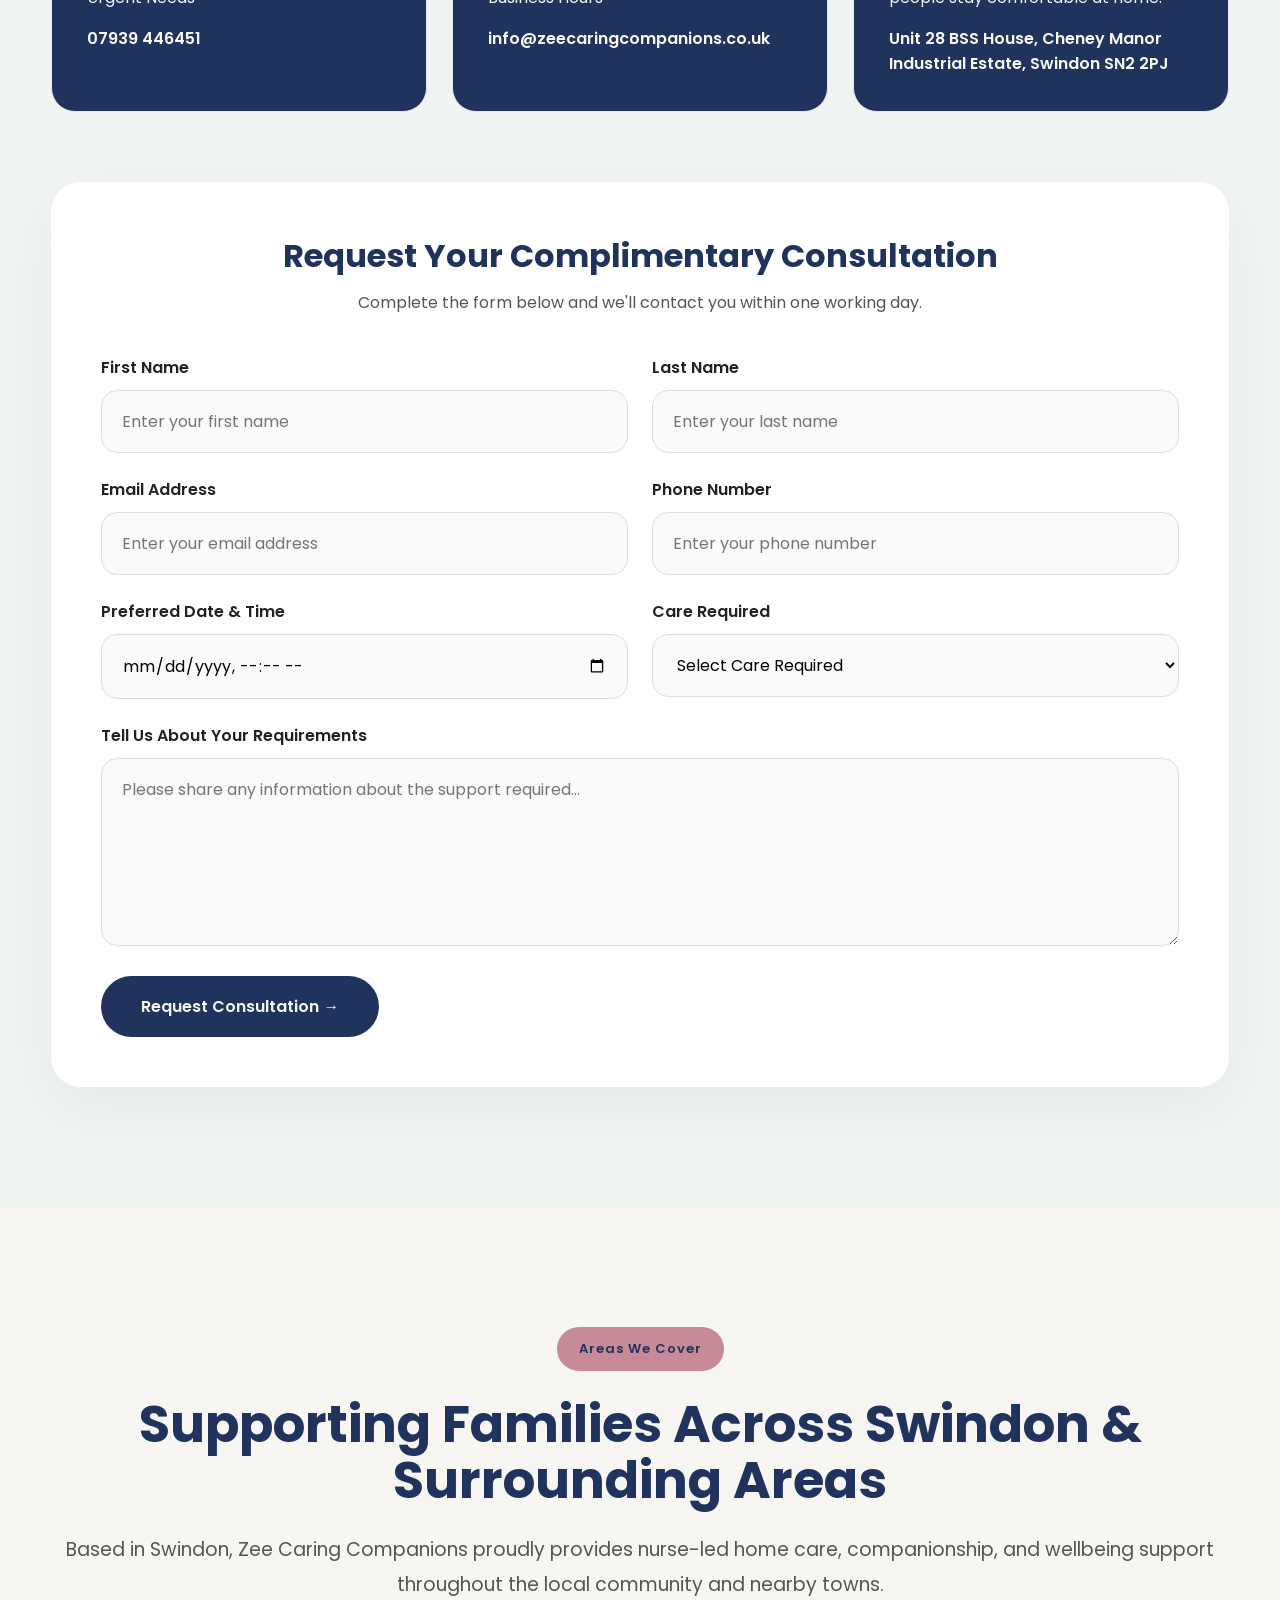
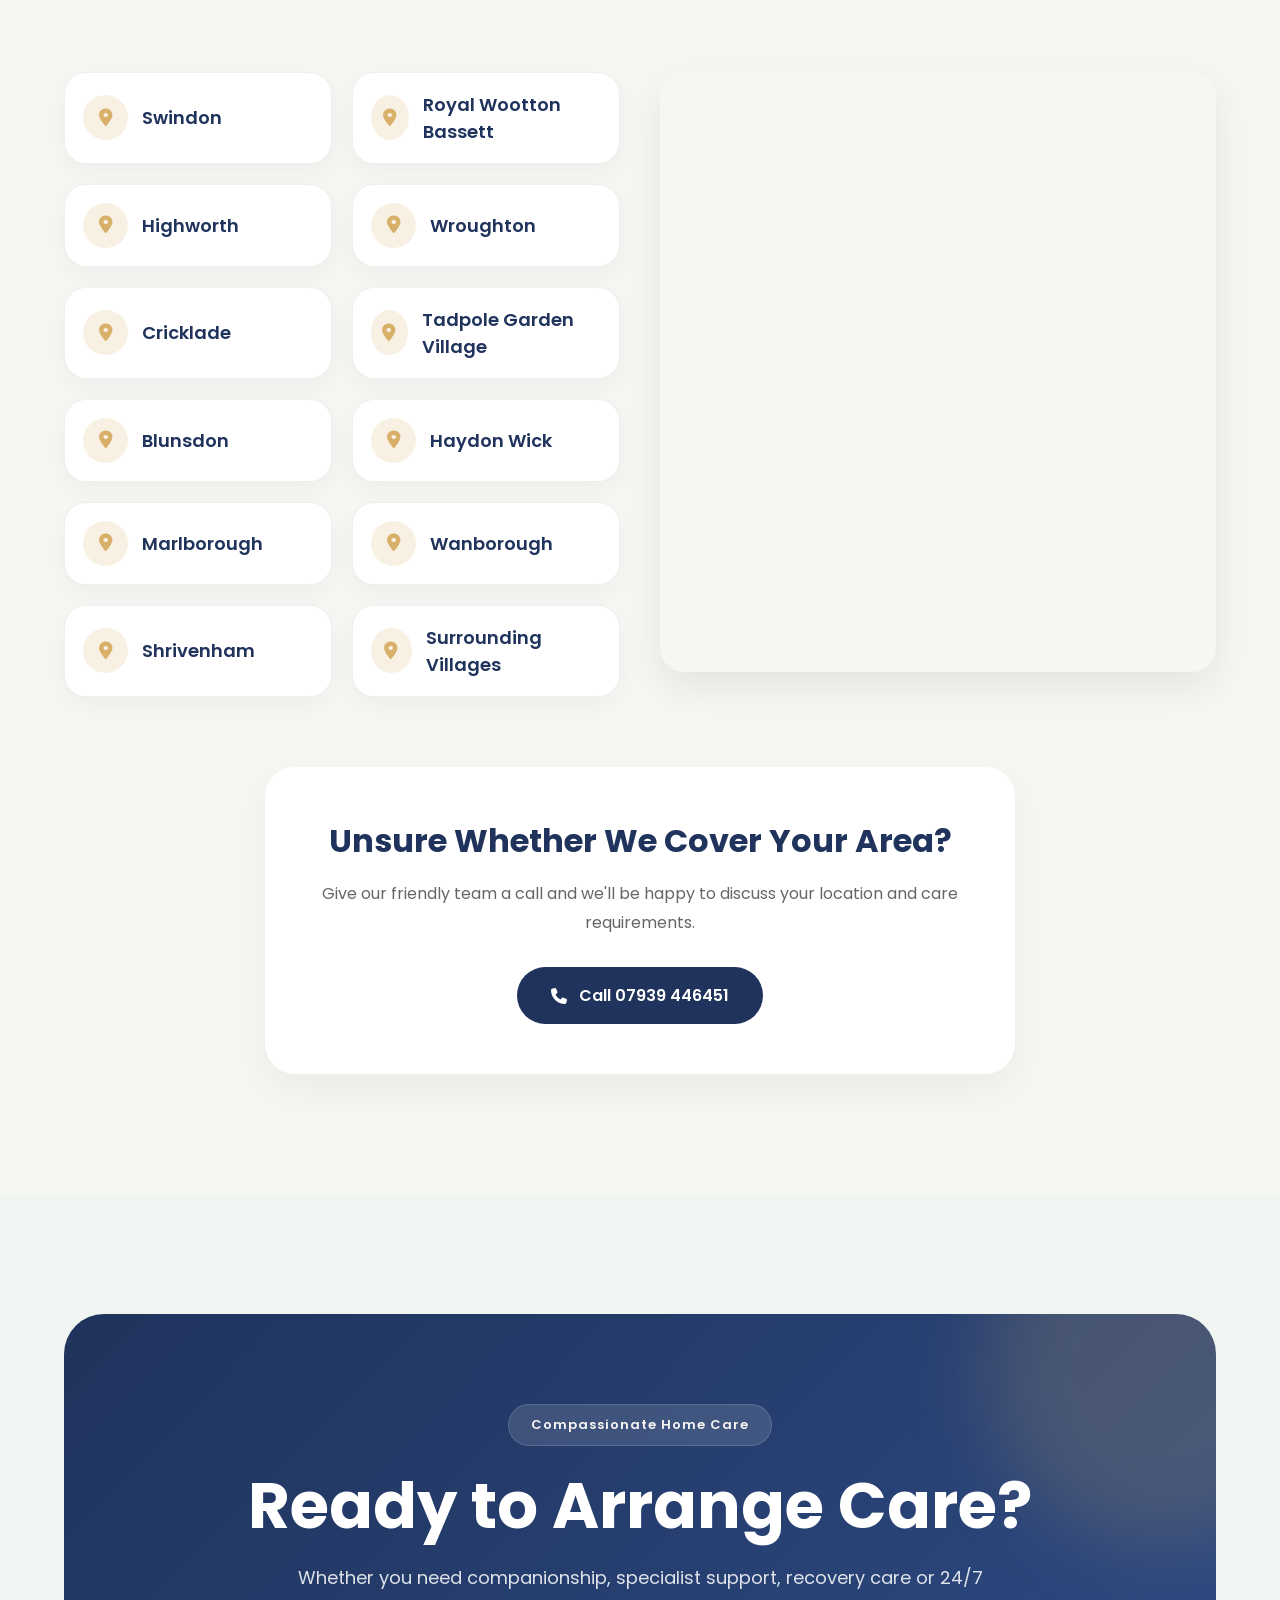
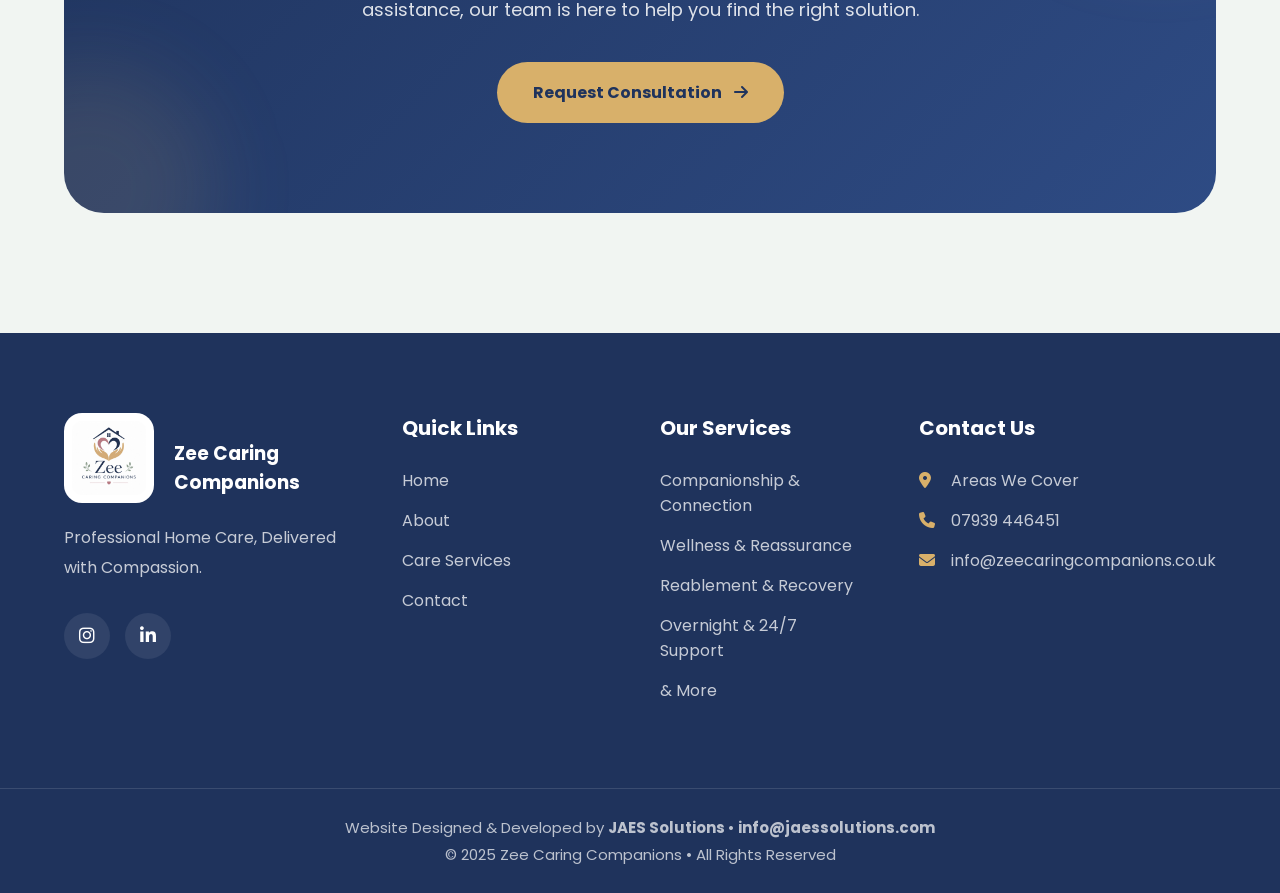
<file: Contact.html>
<!DOCTYPE html>
<html lang="en">
<head>
    <meta charset="UTF-8">
    <meta name="viewport" content="width=device-width, initial-scale=1.0">

    <title>Contact Zee Caring Companions | Home Care & Companionship Services in Swindon</title>

    <meta name="description" content="Contact Zee Caring Companions for professional home care, companionship, dementia support, respite care and overnight care services in Swindon and surrounding areas. Call 07939 446451 today.">

    <meta name="keywords" content="Contact Home Care Swindon, Home Care Swindon, Care Agency Swindon, Dementia Care Swindon, Companion Care Swindon, Respite Care Swindon, Overnight Care Swindon, Nurse Led Care Swindon">

    <meta name="author" content="Zee Caring Companions">

    <link rel="canonical" href="https://www.zeecaringcompanions.co.uk/Contact.html">

    <!-- Open Graph -->
    <meta property="og:title" content="Contact Zee Caring Companions">
    <meta property="og:description" content="Speak with our nurse-led team about home care, companionship and dementia support services in Swindon.">
    <meta property="og:type" content="website">
    <meta property="og:url" content="https://www.zeecaringcompanions.co.uk/Contact.html">
    <meta property="og:image" content="https://www.zeecaringcompanions.co.uk/Assets/Contact%20Page%20Image.png">

    <!-- Font Awesome -->
    <link rel="stylesheet"
        href="https://cdnjs.cloudflare.com/ajax/libs/font-awesome/6.5.1/css/all.min.css">

    <!-- Google Font -->
    <link href="https://fonts.googleapis.com/css2?family=Poppins:wght@300;400;500;600;700&display=swap"
        rel="stylesheet">

    <link rel="stylesheet" href="Contact.css">

    <!-- Favicon -->
          <link rel="icon"
          type="image/png"
          href="Assets/Logo Without BG.png">

    <!-- Local Business Schema -->
    <script type="application/ld+json">
    {
      "@context":"https://schema.org",
      "@type":"HomeHealthCareService",
      "name":"Zee Caring Companions",
      "logo":"https://www.zeecaringcompanions.co.uk/Assets/Logo%20Without%20BG.png",
      "image":"https://www.zeecaringcompanions.co.uk/Assets/Contact%20Page%20Image.png",
      "description":"Professional home care services in Swindon providing companionship, dementia care, respite care, overnight care and personalised support.",
      "url":"https://www.zeecaringcompanions.co.uk/Contact.html",
      "telephone":"07939446451",
      "email":"info@zeecaringcompanions.co.uk",
      "sameAs":[
"https://www.instagram.com/zeecaringcompanions/",
"https://www.linkedin.com/company/zee-caring-companions/"
],
      "address":{
        "@type":"PostalAddress",
        "streetAddress":"Unit 28 BSS House, Cheney Manor Industrial Estate",
        "addressLocality":"Swindon",
        "postalCode":"SN2 2PJ",
        "addressCountry":"GB"
      },
      "areaServed":[
        "Swindon",
        "Royal Wootton Bassett",
        "Highworth",
        "Wroughton",
        "Cricklade",
        "Marlborough",
        "Shrivenham"
      ],
    }
    </script>

    <!-- FAQ Schema -->
    <script type="application/ld+json">
    {
      "@context":"https://schema.org",
      "@type":"FAQPage",
      "mainEntity":[
        {
          "@type":"Question",
          "name":"Do you provide home care in Swindon?",
          "acceptedAnswer":{
            "@type":"Answer",
            "text":"Yes, Zee Caring Companions provides professional home care and companionship services throughout Swindon and surrounding areas."
          }
        },
        {
          "@type":"Question",
          "name":"Do you provide dementia support?",
          "acceptedAnswer":{
            "@type":"Answer",
            "text":"Yes, we provide compassionate companionship and support for individuals living with dementia."
          }
        },
        {
          "@type":"Question",
          "name":"Do you provide overnight care?",
          "acceptedAnswer":{
            "@type":"Answer",
            "text":"Yes, we provide overnight and 24/7 support depending on individual care needs."
          }
        }
      ]
    }
    </script>

</head>

<body>

    <!-- Header -->
    <header>
            <div class="container navbar">

           <div class="logo">
    <img src="Assets/Logo Without BG.png" alt="Zee Caring Companions Home Care Provider Swindon">
</div>

<div class="menu-toggle">
    <i class="fas fa-bars"></i>
</div>

<nav class="nav-menu">
                <ul>
                    <li><a href="index.html">Home</a></li>
                    <li><a href="About.html">About</a></li>
                    <li><a href="Care Services.html">Care Services</a></li>
                    <li><a href="Contact.html">Contact</a></li>
                </ul>
            </nav>

            <div class="header-right">
                <div class="social-icons">
                    <a href="https://www.instagram.com/zeecaringcompanions/" 
                      target="_blank" 
                       aria-label="Instagram">
                       <i class="fab fa-instagram"></i>
                    </a>

                    <a href="https://www.linkedin.com/company/zee-caring-companions/" 
                      target="_blank" 
                       aria-label="LinkedIn">
                       <i class="fab fa-linkedin-in"></i>
                    </a>
                </div>

                <a href="Contact.html" class="enquiry-btn">
                    Make A Care Enquiry
                </a>
            </div>

        </div>
    </header>

<!-- ====================================
     Contact Hero SECTION
==================================== -->

    <section class="contact-hero">

    <div class="contact-overlay"></div>

    <div class="contact-hero-container">

        <!-- Left Side -->

        <div class="contact-left">

            <span class="contact-hero-tag">
                Let's Talk
            </span>

            <h1>
                Need Help Finding the Right Care?
            </h1>

            <p>
                Whether you're seeking support for yourself or a loved one,
                our friendly team is ready to answer your questions and guide
                you towards the care that best suits your needs.
            </p>

            <div class="contact-hero-buttons">

                <a href="tel:07939446451" class="hero-call-btn">
                    <i class="fa-solid fa-phone"></i>
                    Call Us Today
                </a>

                <a href="mailto:info@zeecaringcompanions.co.uk" class="hero-form-btn"> 
                    <i class="fa-solid fa-envelope"></i>
                    Send An Enquiry
                </a>

            </div>

        </div>

        <!-- Right Side -->

        <div class="contact-info-card">

            <h3>Why Contact Us?</h3>

            <div class="info-item">
                <i class="fa-solid fa-user-nurse"></i>
                <div>
                    <h4>Nurse-Led Guidance</h4>
                    <p>Professional advice tailored to your needs.</p>
                </div>
            </div>

            <div class="info-item">
                <i class="fa-solid fa-clock"></i>
                <div>
                    <h4>Fast Response</h4>
                    <p>We'll get back to you promptly.</p>
                </div>
            </div>

            <div class="info-item">
                <i class="fa-solid fa-heart"></i>
                <div>
                    <h4>Compassionate Support</h4>
                    <p>Friendly guidance every step of the way.</p>
                </div>
            </div>

        </div>

    </div>

</section>

<!-- ====================================
     CARE CONTACT SECTION
==================================== -->

<section class="care-contact-section">

    <div class="container">

        <div class="contact-header">

           <div class="contact-tag">
                Speak With Us
            </div>

            <h2>
                We're Here to Help You Find the Right Support
            </h2>

            <p>
                Whether you're planning ahead or need support urgently,
                our nurse-led team is here to guide you through every step.
            </p>

        </div>

        <!-- Contact Options -->

        <div class="contact-options">

            <div class="option-card">
                <div class="icon">📞</div>
                <h3>Speak with us at Anytime 24/7</h3>
                <p>Quick Response for <br> Urgent Needs</p>
                <a href="tel:07939 446451">07939 446451</a>
            </div>

            <div class="option-card">
                <div class="icon">✉️</div>
                <h3>Email Us Your Enquiry</h3>
                <p>Quick Response Within <br> Business Hours</p>
                <a href="mailto:info@zeecaringcompanions.co.uk">
                    info@zeecaringcompanions.co.uk
                </a>
            </div>

            <a href="#areas-we-cover" class="option-card area-link">
            <div class="icon">📍</div>
            <h3>Coverage Area</h3>
            <p>
            We provide caring support to help people stay
            comfortable at home.
            </p>
            <span>Unit 28 BSS House, Cheney Manor Industrial Estate, Swindon SN2 2PJ</span>
           </a>

        </div>

        <!-- Form -->

        <div class="consultation-form">

            <div class="form-heading">
                <h3>Request Your Complimentary Consultation</h3>
                <p>
                    Complete the form below and we'll contact you
                    within one working day.
                </p>
            </div>

           <form action="https://api.web3forms.com/submit" method="POST">

    <!-- Web3Forms Access Key -->
    <input type="hidden" name="access_key" value="f89762a9-f465-4f98-a608-7559e5a21ef4">

    <!-- Email Subject -->
    <input type="hidden" name="subject" value="New Consultation Request - Zee Caring Companions Website">

   
    <!-- Honeypot Spam Protection -->
    <input type="checkbox" name="botcheck" style="display:none;">

    <div class="form-grid">

        <!-- First Name -->

        <div class="field">
            <label for="first_name">First Name</label>

            <input
                type="text"
                id="first_name"
                name="first_name"
                placeholder="Enter your first name"
                autocomplete="given-name"
                required>
        </div>

        <!-- Last Name -->

        <div class="field">
            <label for="last_name">Last Name</label>

            <input
                type="text"
                id="last_name"
                name="last_name"
                placeholder="Enter your last name"
                autocomplete="family-name"
                required>
        </div>

        <!-- Email -->

        <div class="field">
            <label for="email">Email Address</label>

            <input
                type="email"
                id="email"
                name="email"
                placeholder="Enter your email address"
                autocomplete="email"
                required>
        </div>

        <!-- Phone -->

        <div class="field">
            <label for="phone">Phone Number</label>

            <input
                type="tel"
                id="phone"
                name="phone"
                placeholder="Enter your phone number"
                autocomplete="tel"
                required>
        </div>

        <!-- Preferred Date -->

        <div class="field">
            <label for="preferred_datetime">Preferred Date & Time</label>

            <input
                type="datetime-local"
                id="preferred_datetime"
                name="preferred_datetime">
        </div>

        <!-- Care Required -->

        <div class="field">
            <label for="care_required">Care Required</label>

            <select
                id="care_required"
                name="care_required"
                required>

                <option value="">Select Care Required</option>
                <option>Dementia Care</option>
                <option>Live-in Care</option>
                <option>Companionship</option>
                <option>Respite Care</option>

            </select>
        </div>

    </div>

    <!-- Requirements -->

    <div class="field full-width">

        <label for="requirements">
            Tell Us About Your Requirements
        </label>

        <textarea
            id="requirements"
            name="requirements"
            rows="6"
            placeholder="Please share any information about the support required..."
            required></textarea>

    </div>

    <button
        type="submit"
        class="submit-btn">

        Request Consultation →

    </button>

</form>

        </div>

    </div>

</section>

<!-- ====================================
     AREAS WE COVER
==================================== -->

<section class="areas-section" id="areas-we-cover">

    <div class="areas-container">

        <div class="areas-header">

            <span class="areas-tag">
                Areas We Cover
            </span>

            <h2>
                Supporting Families Across
                Swindon & Surrounding Areas
            </h2>

            <p>
                Based in Swindon, Zee Caring Companions proudly provides
                nurse-led home care, companionship, and wellbeing support
                throughout the local community and nearby towns.
            </p>

        </div>

        <!-- Areas Grid -->

        <div class="areas-content">

    <!-- Left Side - Area Cards -->
    <div class="areas-grid">

        <div class="area-card">
            <i class="fa-solid fa-location-dot"></i>
            <span>Swindon</span>
        </div>

        <div class="area-card">
            <i class="fa-solid fa-location-dot"></i>
            <span>Royal Wootton Bassett</span>
        </div>

        <div class="area-card">
            <i class="fa-solid fa-location-dot"></i>
            <span>Highworth</span>
        </div>

        <div class="area-card">
            <i class="fa-solid fa-location-dot"></i>
            <span>Wroughton</span>
        </div>

        <div class="area-card">
            <i class="fa-solid fa-location-dot"></i>
            <span>Cricklade</span>
        </div>

        <div class="area-card">
            <i class="fa-solid fa-location-dot"></i>
            <span>Tadpole Garden Village</span>
        </div>

        <div class="area-card">
            <i class="fa-solid fa-location-dot"></i>
            <span>Blunsdon</span>
        </div>

        <div class="area-card">
            <i class="fa-solid fa-location-dot"></i>
            <span>Haydon Wick</span>
        </div>

        <div class="area-card">
            <i class="fa-solid fa-location-dot"></i>
            <span>Marlborough</span>
        </div>

        <div class="area-card">
            <i class="fa-solid fa-location-dot"></i>
            <span>Wanborough</span>
        </div>

        <div class="area-card">
            <i class="fa-solid fa-location-dot"></i>
            <span>Shrivenham</span>
        </div>

        <div class="area-card">
            <i class="fa-solid fa-location-dot"></i>
            <span>Surrounding Villages</span>
        </div>

    </div>

    <!-- Right Side - Map -->

    <div class="areas-map">

        <iframe
        title="Home Care Services Coverage Area in Swindon"
        src="https://www.google.com/maps?q=Swindon,UK&output=embed"
        allowfullscreen=""
        loading="lazy">
        </iframe>

    </div>

</div>
       <!-- Bottom CTA -->

        <div class="areas-cta">

            <h3>
                Unsure Whether We Cover Your Area?
            </h3>

            <p>
                Give our friendly team a call and we'll be happy
                to discuss your location and care requirements.
            </p>

            <a href="tel:07939 446451" class="areas-btn">
                <i class="fa-solid fa-phone"></i>
                Call 07939 446451
            </a>

        </div>

    </div>

</section>

<!-- ====================================
     FINAL CTA SECTION
==================================== -->

<section class="cta-section">

    <div class="cta-container">

        <div class="cta-content">

            <span class="cta-tag">
                Compassionate Home Care
            </span>

            <h2>
                Ready to Arrange Care?
            </h2>

            <p>
                Whether you need companionship, specialist support,
                recovery care or 24/7 assistance, our team is here
                to help you find the right solution.
            </p>

           <a href="mailto:info@zeecaringcompanions.co.uk" class="cta-btn">
    Request Consultation
    <i class="fa-solid fa-arrow-right"></i>
           </a>

        </div>

    </div>

</section>

<!-- ====================================
     FOOTER SECTION
==================================== -->

<footer class="footer">

    <div class="footer-container">

        <!-- Brand -->
        <div class="footer-brand">

     <div class="footer-brand-top">

    <div class="footer-logo">
        <img src="Assets/Zee care Logo.jpg"
             alt="Zee Caring Companions Logo">
    </div>

    <h3>Zee Caring Companions</h3>

</div>

<p>
    Professional Home Care, Delivered with Compassion.
</p>


    <div class="footer-social">
        <a href="https://www.instagram.com/zeecaringcompanions/" 
                      target="_blank" 
                       aria-label="Instagram">
                       <i class="fab fa-instagram"></i>
                    </a>

                    <a href="https://www.linkedin.com/company/zee-caring-companions/" 
                      target="_blank" 
                       aria-label="LinkedIn">
                       <i class="fab fa-linkedin-in"></i>
                    </a>
    </div>

</div>

        <!-- Quick Links -->
        <div class="footer-column">
            <h4>Quick Links</h4>

            <ul>
                <li><a href="index.html">Home</a></li>
                <li><a href="About.html">About</a></li>
                <li><a href="Care Services.html">Care Services</a></li>
                <li><a href="Contact.html">Contact</a></li>
            </ul>
        </div>

        <!-- Services -->
        <div class="footer-column">
            <h4>Our Services</h4>

            <ul>
                <li><a href="companionship-connection.html">Companionship & Connection</a></li>
                <li><a href="wellness-reassurance.html">Wellness & Reassurance</a></li>
                <li><a href="reablement-recovery.html">Reablement & Recovery</a></li>
                <li><a href="overnight-24-7-support.html">Overnight & 24/7 Support</a></li>
                <li><a href="Care Services.html">& More</a></li>
            </ul>
        </div>

        <!-- Contact -->
        <div class="footer-column">
            <h4>Contact Us</h4>

            <ul class="contact-info">
            <li>
                <i class="fa-solid fa-location-dot"></i>
                <a href="Contact.html#areas-we-cover">
                    Areas We Cover
                </a>
            </li>

            <li>
                <i class="fa-solid fa-phone"></i>
                <a href="tel:07939 446451">
                   07939 446451
                </a>
            </li>

                <li>
                    <i class="fa-solid fa-envelope"></i>
                    <a href="mailto:info@zeecaringcompanions.co.uk">
                        info@zeecaringcompanions.co.uk
                    </a>
                </li>
            </ul>
        </div>

    </div>

    <!-- Footer Bottom -->
    <div class="footer-bottom">
        <p>
            
            Website Designed & Developed by
            <a href="https://www.jaessolutions.com" target="_blank" rel="noopener noreferrer">
                JAES Solutions
            </a>
            •

        <a href="mailto:info@jaessolutions.com"
           class="footer-link">
            info@jaessolutions.com
        </a>
        </p>
        <P>© 2025 Zee Caring Companions • All Rights Reserved</P>
    </div>

</footer>
<script>
const menuToggle =
document.querySelector(".menu-toggle");

const navMenu =
document.querySelector(".nav-menu");

menuToggle.addEventListener("click", () => {

    navMenu.classList.toggle("active");

});

</script>
</body>
</html>
</file>
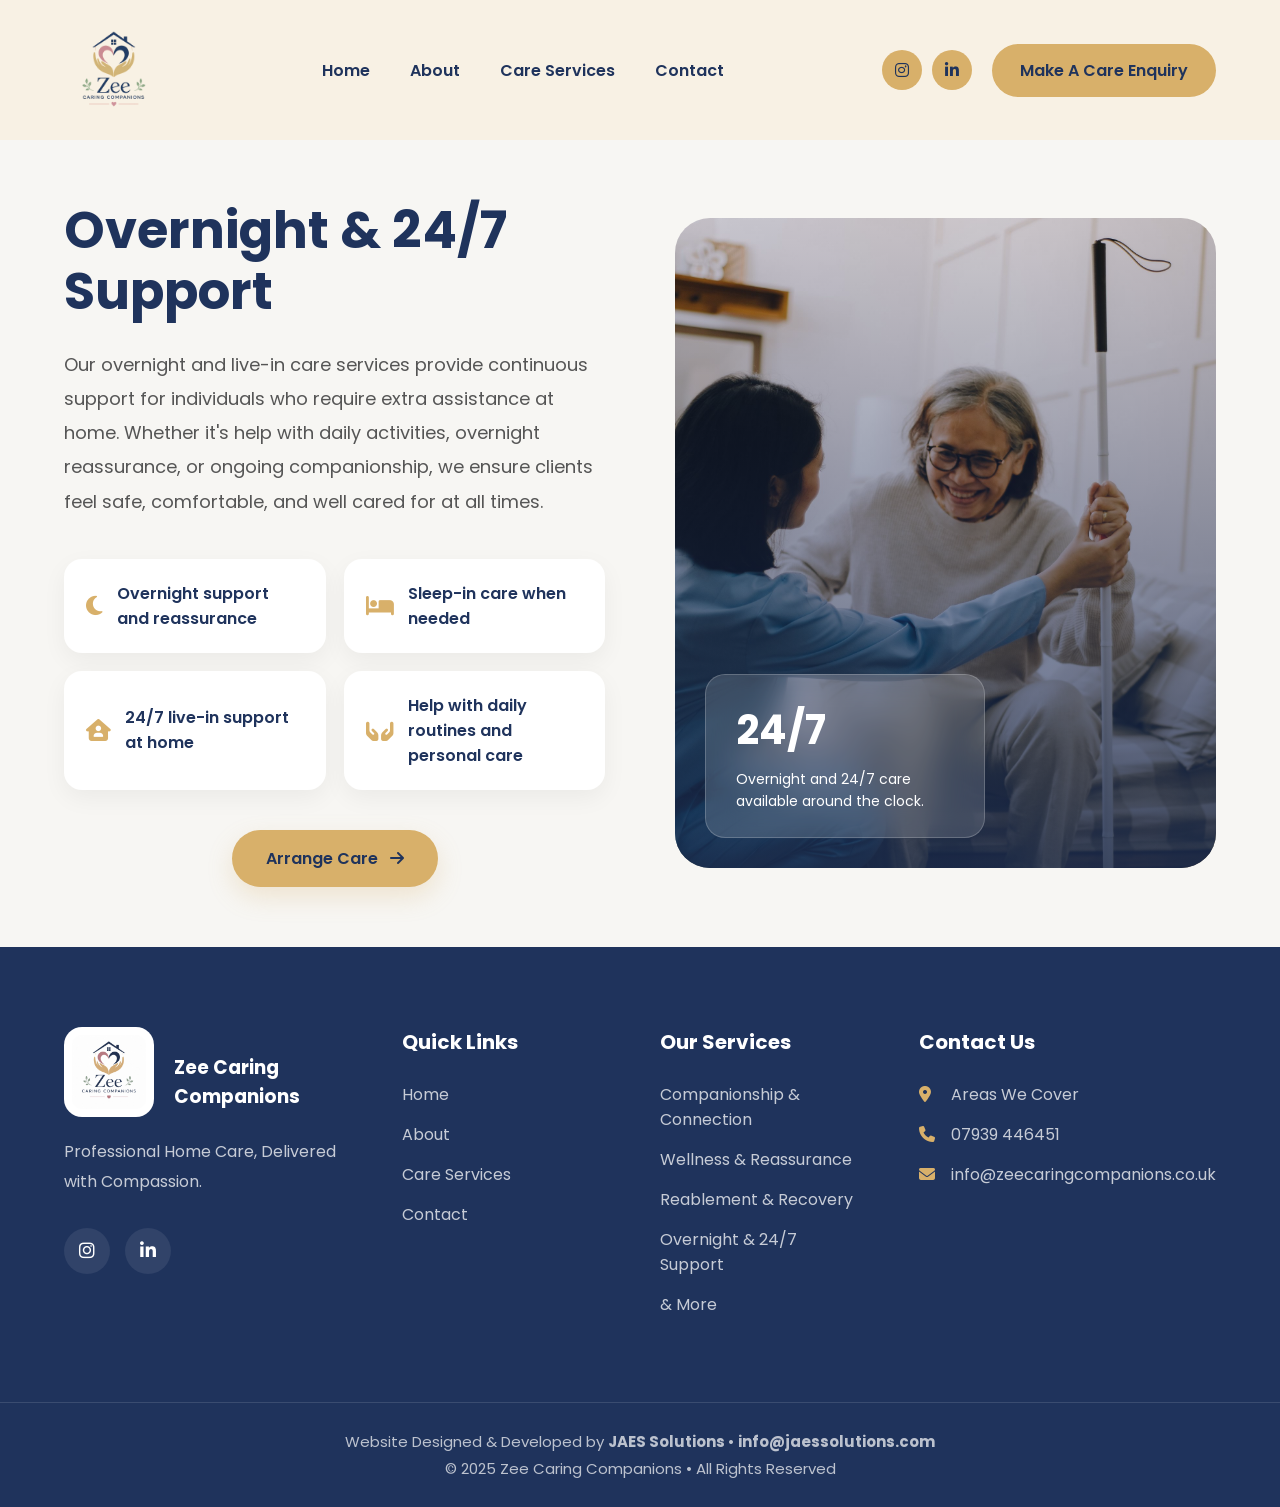
<file: overnight-24-7-support.html>
<!DOCTYPE html>
<html lang="en">
<head>
    <meta charset="UTF-8">
    <meta name="viewport" content="width=device-width, initial-scale=1.0">

    <title>24 Hour Home Care & Overnight Support in Swindon | Zee Caring Companions</title>

    <meta name="description"
          content="Overnight care and 24 hour home support in Swindon. Providing reassurance, companionship and continuous care to help individuals remain safe, comfortable and independent at home.">

    <meta name="keywords"
          content="24 hour care Swindon, overnight care Swindon, live in care Swindon, overnight support, elderly care Swindon, home care Wiltshire, night care services, care at home Swindon">

    <meta name="robots" content="index, follow">

    <meta property="og:title"
          content="24 Hour Home Care & Overnight Support in Swindon">

    <meta property="og:description"
          content="Professional overnight and 24 hour home care services in Swindon delivered with compassion and dignity.">

    <meta property="og:type" content="website">

    <meta property="og:site_name"
          content="Zee Caring Companions">

    <meta property="og:image"
          content="https://www.zeecaringcompanions.co.uk/Assets/Overnight.jpg">

    <meta property="og:url"
          content="https://www.zeecaringcompanions.co.uk/overnight-24-7-support.html">

    <link rel="canonical"
          href="https://www.zeecaringcompanions.co.uk/overnight-24-7-support.html">

    <link rel="stylesheet" href="overnight-24-7-support.css">

    <!-- Font Awesome -->
    <link rel="stylesheet"
          href="https://cdnjs.cloudflare.com/ajax/libs/font-awesome/6.5.1/css/all.min.css">

    <!-- Google Font -->
    <link href="https://fonts.googleapis.com/css2?family=Poppins:wght@300;400;500;600;700&display=swap"
          rel="stylesheet">
    
    <!-- Favicon -->
    <link rel="icon"
          type="image/png"
          href="Assets/Logo Without BG.png">

          <script type="application/ld+json">
{
  "@context": "https://schema.org",
  "@type": "HomeHealthCareService",
  "name": "Zee Caring Companions",
  "url": "https://www.zeecaringcompanions.co.uk/overnight-24-7-support.html",
  "logo": "https://www.zeecaringcompanions.co.uk/Assets/Logo%20Without%20BG.png",
  "image": "https://www.zeecaringcompanions.co.uk/Assets/Overnight.jpg",
  "telephone": "+447939446451",
  "email": "info@zeecaringcompanions.co.uk",
  "address": {
    "@type": "PostalAddress",
    "addressLocality": "Swindon",
    "addressRegion": "Wiltshire",
    "addressCountry": "GB"
  },
  "areaServed": {
    "@type": "City",
    "name": "Swindon"
  },
  "serviceType": [
    "Home Care",
    "Companionship Care",
    "Overnight Care",
    "Live-in Care",
    "Respite Care",
    "Dementia Support"
  ]
}
</script>

</head>

</head>

<body>

    <!-- Header -->
    <header>
        <div class="container navbar">

            <div class="logo">
    <img src="Assets/Logo Without BG.png" alt="Zee Caring Companions Home Care Services Swindon">
</div>

<div class="menu-toggle">
    <i class="fas fa-bars"></i>
</div>

<nav class="nav-menu">
                <ul>
                    <li><a href="index.html">Home</a></li>
                    <li><a href="About.html">About</a></li>
                    <li><a href="Care Services.html">Care Services</a></li>
                    <li><a href="Contact.html">Contact</a></li>
                </ul>
            </nav>

            <div class="header-right">
                <div class="social-icons">
                    <a href="https://www.instagram.com/zeecaringcompanions/" 
                      target="_blank" 
                       aria-label="Instagram">
                       <i class="fab fa-instagram"></i>
                    </a>

                    <a href="https://www.linkedin.com/company/zee-caring-companions/" 
                      target="_blank" 
                       aria-label="LinkedIn">
                       <i class="fab fa-linkedin-in"></i>
                    </a>
                </div>

                <a href="Contact.html" class="enquiry-btn">
                    Make A Care Enquiry
                </a>
            </div>

        </div>
    </header>

    <!-- ====================================
     overnight & 24/7 support SECTION
==================================== -->

<section class="why-care-section">

    <div class="why-care-container">

        <!-- Left Side -->

        <div class="why-care-content">
            <h1>
                Overnight & 24/7 Support
            </h1>

            <p>
               Our overnight and live-in care services provide continuous support for individuals who 
               require extra assistance at home. Whether it's help with daily activities, overnight reassurance, 
               or ongoing companionship, we ensure clients feel safe, comfortable, and well cared for at all times.
            </p>

            <div class="care-features">

                <div class="feature-box">
                    <i class="fa-solid fa-moon"></i>
                    <span>Overnight support and reassurance</span>
                </div>

                <div class="feature-box">
                    <i class="fa-solid fa-bed"></i>
                    <span>Sleep-in care when needed</span>
                </div>

                <div class="feature-box">
                    <i class="fa-solid fa-house-user"></i>
                    <span>24/7 live-in support at home</span>
                </div>

                <div class="feature-box">
                    <i class="fa-solid fa-hands-holding"></i>
                    <span>Help with daily routines and personal care</span>
                </div>

            </div>

    <div class="care-btn-wrapper">
    <a href="mailto:info@zeecaringcompanions.co.uk" class="care-btn">
        Arrange Care
        <i class="fa-solid fa-arrow-right"></i>
    </a>
    </div>
        </div>

        <!-- Right Side -->

        <div class="video-card">

            <video autoplay muted loop playsinline
                poster="Assets/Overnight.jpg">
                <source src="Assets/overnight.mp4" type="video/mp4">
            </video>

            <div class="video-overlay"></div>

            <div class="floating-card">
                <h3>24/7</h3>
                <p>Overnight and 24/7 care available around the clock.</p>
            </div>

        </div>

    </div>

</section>


<!-- ====================================
     FOOTER SECTION
==================================== -->

<footer class="footer">

    <div class="footer-container">

        <!-- Brand -->
        <div class="footer-brand">

    <div class="footer-brand-top">

    <div class="footer-logo">
        <img src="Assets/Zee care Logo.jpg"
             alt="Zee Caring Companions Logo">
    </div>

    <h3>Zee Caring Companions</h3>

</div>

<p>
    Professional Home Care, Delivered with Compassion.
</p>

    <div class="footer-social">
        <a href="https://www.instagram.com/zeecaringcompanions/" 
                      target="_blank" 
                       aria-label="Instagram">
                       <i class="fab fa-instagram"></i>
                    </a>

                    <a href="https://www.linkedin.com/company/zee-caring-companions/" 
                      target="_blank" 
                       aria-label="LinkedIn">
                       <i class="fab fa-linkedin-in"></i>
                    </a>
    </div>

</div>

        <!-- Quick Links -->
        <div class="footer-column">
            <h4>Quick Links</h4>

            <ul>
                <li><a href="index.html">Home</a></li>
                <li><a href="About.html">About</a></li>
                <li><a href="Care Services.html">Care Services</a></li>
                <li><a href="Contact.html">Contact</a></li>
            </ul>
        </div>

        <!-- Services -->
        <div class="footer-column">
            <h4>Our Services</h4>

            <ul>
                <li><a href="companionship-connection.html">Companionship & Connection</a></li>
                <li><a href="wellness-reassurance.html">Wellness & Reassurance</a></li>
                <li><a href="reablement-recovery.html">Reablement & Recovery</a></li>
                <li><a href="overnight-24-7-support.html">Overnight & 24/7 Support</a></li>
                <li><a href="Care Services.html">& More</a></li>
            </ul>
        </div>

        <!-- Contact -->
        <div class="footer-column">
            <h4>Contact Us</h4>

            <ul class="contact-info">
            <li>
                <i class="fa-solid fa-location-dot"></i>
                <a href="Contact.html#areas-we-cover">
                    Areas We Cover
                </a>
            </li>

            <li>
                <i class="fa-solid fa-phone"></i>
                <a href="tel:07939 446451">
                   07939 446451
                </a>
            </li>

                <li>
                    <i class="fa-solid fa-envelope"></i>
                    <a href="mailto:info@zeecaringcompanions.co.uk">
                        info@zeecaringcompanions.co.uk
                    </a>
                </li>
            </ul>
        </div>

    </div>

    <!-- Footer Bottom -->
    <div class="footer-bottom">
        <p>
            
            Website Designed & Developed by
            <a href="https://www.jaessolutions.com" target="_blank" rel="noopener noreferrer">
                JAES Solutions
            </a>
            •

        <a href="mailto:info@jaessolutions.com"
           class="footer-link">
            info@jaessolutions.com
        </a>
        </p>
        <P>© 2025 Zee Caring Companions • All Rights Reserved</P>
    </div>

</footer>
<script>

const menuToggle =
document.querySelector(".menu-toggle");

const navMenu =
document.querySelector(".nav-menu");

menuToggle.addEventListener("click", () => {

    navMenu.classList.toggle("active");

});

</script>
</body>
</html>
</file>
<file: About.css>
/* Navigation Bar */
*{
    margin:0;
    padding:0;
    box-sizing:border-box;
    font-family:'Poppins',sans-serif;
}

body{
    background:#F7F6F3;
}

/* Header */

header{
    background:#F8F1E4;
    padding:20px 0;
    position:sticky;
    top:0;
    z-index:100;
}

.container{
    width:90%;
    margin:auto;
}

.navbar{
    display:flex;
    justify-content:space-between;
    align-items:center;
}

.logo img{
    width:100px;
    height:auto;
    display:block;
}
nav ul{
    list-style:none;
    display:flex;
    gap:40px;
}

nav ul li a{
    text-decoration:none;
    color:#1F335C;
    font-weight:600;
    transition:.3s;
}

nav ul li a:hover{
    color:#D8B06A;
}

.header-right{
    display:flex;
    align-items:center;
    gap:20px;
}

.social-icons{
    display:flex;
    gap:10px;
}

.social-icons a{
    width:40px;
    height:40px;
    border-radius:50%;
    background:#D8B06A;
    color:#1F335C;
    display:flex;
    align-items:center;
    justify-content:center;
    text-decoration:none;
}
.enquiry-btn{
    background:#D8B06A;
    color:#1F335C;
    text-decoration:none;
    padding:14px 28px;
    border-radius:40px;
    font-weight:600;
}
/* Navigation Bar Close */


/* ==========================
   ABOUT SECTION
========================== */

.about-section{
    padding-top:0px;
    padding-bottom:0px;
    background:#F7F6F3;
    overflow:hidden;
}

.about-container{
    width:90%;
    max-width:1450px;
    margin:auto;

    display:grid;
    grid-template-columns:1fr 1.2fr;
    gap:80px;
    align-items:center;
}

.about-content h1{
    font-size:clamp(2.5rem,5vw,4rem);
    line-height:1.1;
    color:#1F335C;
    margin-bottom:30px;
}

.about-content p{
    font-size:19px;
    line-height:1.9;
    color:#555555;
    margin-bottom:25px;
}

/* ===================================
   ABOUT HIGHLIGHT CARD
=================================== */

.about-highlight{
    margin-top:50px;

    background:#ffffff;

    padding:35px;

    border-radius:28px;

    display:flex;
    align-items:flex-start;
    gap:24px;

    box-shadow:0 20px 50px rgba(0,0,0,0.06);

    border:1px solid rgba(63,95,105,0.08);

    max-width:650px;

    position:relative;
    overflow:hidden;
}

/* Decorative Accent */

.about-highlight::before{
    content:"";

    position:absolute;
    top:0;
    left:0;

    width:6px;
    height:100%;

    background: #1F335C;
}

.highlight-icon{
    min-width:82px;
    width:82px;
    height:82px;

    background:#edf4f2;

    border-radius:24px;

    display:flex;
    align-items:center;
    justify-content:center;
}

.highlight-icon i{
    font-size:34px;
    color:#D8B06A;
}

.highlight-content span{
    display:block;

    font-size:13px;
    letter-spacing:3px;
    font-weight:700;

    color:#6C836C;

    margin-bottom:12px;
}

.highlight-content h3{
    font-size:2rem;
    line-height:1.2;

    color:#1f335c;

    margin-bottom:15px;
}

.highlight-content p{
    font-size:17px;
    line-height:1.8;
    color:#555555;
    margin:0;
}

/* ====================================
   FOUNDER STORY SECTION
==================================== */

.founder-story-section{
    padding:50px 0;
    background:#F1F5F2;
}

.founder-story-container{
    width:90%;
    max-width:1400px;
    margin:auto;

    display:grid;
    grid-template-columns:0.9fr 1.1fr;
    gap:90px;

    align-items:start;
}

.founder-full-content{
    width:90%;
    max-width:1400px;
    margin:50px auto 0;
}

.founder-full-content > p{
    font-size:18px;
    line-height:1.9;
    color:#555;
    margin-bottom:25px;
}

.founder-checks{
    display:grid;
    grid-template-columns:repeat(2, 1fr);
    gap:18px 30px;

    max-width:700px;
    margin:45px auto;
}

.founder-checks p{
    margin:0;

    background:#fff;

    padding:16px 22px;

    border-radius:14px;

    color:#1F335C;
    font-weight:600;

    box-shadow:
    0 10px 25px rgba(0,0,0,.05);
}

.founder-checks i{
    color:#D8B06A;
    margin-right:8px;
}

.founder-signature{
    text-align:center;
    margin-top:50px;
}

.founder-name{
    display:block;

    font-family:'Brush Script MT', cursive;

    font-size:64px;

    color:#D8B06A;

    line-height:1;
}
/* Image */

.founder-image{
    position:relative;
}

.founder-image img{
    width:100%;
    border-radius:35px;
    display:block;

    box-shadow:
    0 30px 60px rgba(0,0,0,.08);
}

.founder-badge{
    position:absolute;

    bottom:25px;
    left:25px;

    background:#ffffff;

    padding:16px 24px;

    border-radius:50px;

    display:flex;
    align-items:center;
    gap:10px;

    font-weight:600;

    color:#1F335C;

    box-shadow:
    0 15px 40px rgba(0,0,0,.08);
}

.founder-badge i{
    color:#D8B06A;
}

/* Content */

.founder-tag{
    display:inline-block;

    padding:10px 20px;

    border-radius:50px;

    background:#C98A97;

    color:#1F335C;

    font-size:13px;
    font-weight:600;

    letter-spacing:1px;

    margin-bottom:25px;
}

.founder-content h2{
    font-size:clamp(2.5rem,5vw,4rem);
    color:#1F335C;

    line-height:1.15;

    margin-bottom:25px;
}

.founder-content p{
    color:#555;
    line-height:1.9;
    font-size:17px;

    margin-bottom:22px;
}

/* Quote Box */

.founder-quote{
    max-width:650px;
    margin:50px auto 0;

    background:#fff;

    padding:25px 30px;

    border-radius:20px;

    border-left:5px solid #D8B06A;

    text-align:center;

    box-shadow:
    0 15px 40px rgba(0,0,0,.05);
}

.founder-quote i{
    color:#D8B06A;
    font-size:28px;

    margin-bottom:15px;
}

.founder-quote p{
    margin:0;

    font-size:20px;
    line-height:1.6;

    color:#1F335C;
    font-weight:600;
}

/* Signature */

.founder-signature{
    text-align:center;
    margin-top:50px;
}

.founder-signature h4{
    color:#1F335C;
    font-size:22px;
    margin-bottom:10px;
}


.founder-signature span{
    color:#888;
}

/* ==========================
   GALLERY SECTION
========================== */

.about-gallery{
    display:flex;
    gap:24px;
    height:850px;
    overflow:hidden;
}

/* Columns */

.gallery-column{
    flex:1;
    display:flex;
    flex-direction:column;
    gap:24px;
}

.gallery-column img{
    width:100%;
    height:340px;
    object-fit:cover;

    border-radius:28px;

    transition:.4s;
}

.gallery-column img:hover{
    transform:scale(1.03);
}

/* Different Heights */

.gallery-column:nth-child(2) img{
    height:420px;
}

/* Animations */

.up{
    animation:scrollUp 22s linear infinite;
}

.down{
    animation:scrollDown 22s linear infinite;
}

@keyframes scrollUp{
    from{
        transform:translateY(0);
    }
    to{
        transform:translateY(-50%);
    }
}

@keyframes scrollDown{
    from{
        transform:translateY(-50%);
    }
    to{
        transform:translateY(0);
    }
}

.about-gallery:hover .gallery-column{
    animation-play-state:paused;
}


/* ====================================
   GALLERY SECTION MAIN
==================================== */

.gallery-section{
    padding:120px 0;
    background:#F7F6F3;
    overflow:hidden;
}

.gallery-header{
    width:90%;
    max-width:850px;
    margin:0 auto 70px;
    text-align:center;
}

.gallery-tag{
    display:inline-block;

    padding:12px 26px;

    background: #C98A97;
    border-radius:50px;

    color: #243B6B;

    font-size:13px;
    font-weight:600;
    letter-spacing:2px;

    margin-bottom:25px;
}

.gallery-header h2{
    font-size:clamp(2.5rem,5vw,4rem);
    color:#1F335C;
    margin-bottom:25px;
    line-height:1;
}

.gallery-header p{
    font-size:18px;
    line-height:1.9;
    color:#555555;
}

/* Gallery */

.gallery-row{
    width:90%;
    max-width:1500px;
    margin:auto;

    display:flex;
    justify-content:center;
    align-items:center;

    gap:25px;
}

/* Cards */

.gallery-item{
    width:250px;
    height:520px;

    border-radius:35px;

    overflow:hidden;

    position:relative;

    transition:.5s ease;

    cursor:pointer;

    box-shadow:
    0 15px 40px rgba(0,0,0,.08);
}

.gallery-item img{
    width:100%;
    height:100%;
    object-fit:cover;

    transition:1s ease;
}

/* Featured Card */

.gallery-item.featured{
    width:320px;
    height:620px;
}

/* Hover */

.gallery-row:hover .gallery-item{
    opacity:.6;
}

.gallery-item:hover{
    transform:translateY(-18px);
    opacity:1 !important;
}

.gallery-item:hover img{
    transform:scale(1.08);
}

/* Overlay */

.gallery-item::before{
    content:"";

    position:absolute;
    inset:0;

    background:
    linear-gradient(
        to top,
        rgba(0,0,0,.35),
        transparent
    );

    opacity:0;

    transition:.4s;
}

.gallery-item:hover::before{
    opacity:1;
}
/* ==========================
   VALUES SECTION
========================== */

.values-section{
    padding:120px 0;
    background:#F1F5F2;
}

.values-header{
    width:90%;
    max-width:800px;
    margin:0 auto 70px;
    text-align:center;
}

.values-tag{
    display:inline-block;
    padding:10px 18px;
    border-radius:50px;
    background:#C98A97;
    color:#1F335C;
    font-size:13px;
    font-weight:600;
    letter-spacing:2px;
    margin-bottom:20px;
}

.values-header h2{
    font-size:clamp(2.5rem,5vw,4rem);
    color: #1F335C;
    margin-bottom:20px;
    line-height:1.2;
}

.values-header p{
    font-size:18px;
    color:#555555;
    line-height:1.8;
}

/* Grid */

.values-grid{
    width:90%;
    max-width:1400px;
    margin:auto;

    display:grid;
    grid-template-columns:repeat(2,1fr);
    gap:30px;
}

/* Card */

.value-card{
    background:#fff;
    border:1px solid #6C836C;
    border-radius:28px;

    padding:35px;

    display:flex;
    gap:25px;
    align-items:flex-start;

    transition:0.35s ease;
}

.value-card:hover{
    transform:translateY(-8px);
    box-shadow:0 20px 40px rgba(0,0,0,0.08);
}

/* Icons */

.value-icon{
    width:78px;
    height:78px;
    border-radius:22px;

    display:flex;
    align-items:center;
    justify-content:center;

    flex-shrink:0;
}

.value-icon i{
    font-size:32px;
}

/* Different Colors */

.possibility{
    background:#e8f6ec;
}

.possibility i{
    color:#34a853;
}

.progress{
    background:#eef4ff;
}

.progress i{
    color:#4c7ef3;
}

.compassion{
    background:#fff1f3;
}

.compassion i{
    color:#ec407a;
}

.trust{
    background:#f8f0ff;
}

.trust i{
    color:#8e44ad;
}

/* Content */

.value-content h3{
    font-size:30px;
    color:#6C836C;
    margin-bottom:12px;
}

.value-content p{
    font-size:17px;
    line-height:1.8;
    color:#555555;
}

/* ==========================
   FOOTER
========================== */

.footer{
    background:#1F335C;
    color:#F7F6F3;
    padding:80px 0 0;
}

.footer-container{
    width:90%;
    max-width:1400px;
    margin:auto;

    display:grid;
    grid-template-columns:1.4fr 1fr 1fr 1fr;
    gap:60px;
}

/* Footer Logo */

.footer-logo{
    margin-bottom:20px;
}

.footer-logo img{
    width:90px;
    height:90px;

    object-fit:cover;

    border-radius:18px;

    background:#fff;

    padding:8px;

    display:block;
}

.footer-brand p{
    color:rgba(255,255,255,.75);
    line-height:1.8;
    max-width:350px;
}
/* ==========================
   FOOTER BRAND
========================== */

.footer-logo-wrap{
    display:flex;
    align-items:center;
    gap:18px;
    margin-bottom:20px;
}

.footer-main-logo{
    width:80px;
    height:80px;
    object-fit:contain;
    flex-shrink:0;
}

.footer-brand-text{
    display:flex;
    flex-direction:column;
    justify-content:center;
}

.footer-brand-text h3{
    margin:0;
    font-size:28px;
    font-weight:700;
    color:#F7F6F3;
    line-height:1.2;
}

.footer-brand-text span{
    margin-top:6px;
    color:#D8B06A;
    font-size:13px;
    letter-spacing:1px;
    text-transform:uppercase;
}

.footer-brand p{
    color:rgba(255,255,255,.75);
    line-height:1.9;
    max-width:350px;
}
.footer-column h4{
    font-size:20px;
    margin-bottom:25px;
    color:#fff;
}

.footer-column ul{
    list-style:none;
    padding:0;
    margin:0;
}

.footer-column ul li{
    margin-bottom:15px;
}

.footer-column ul li a{
    color:rgba(255,255,255,.75);
    text-decoration:none;
    transition:all .3s ease;
    display:inline-block;
}

.footer-column ul li a:hover{
    color:#D8B06A;
    transform:translateX(5px);
}

/* Contact Info */

.contact-info li{
    display:flex;
    align-items:center;
    gap:12px;

    color:rgba(255,255,255,.75);
    margin-bottom:15px;
}

.contact-info li i{
    color:#D8B06A;
    width:20px;
    font-size:16px;
}

.contact-info li a{
    color:rgba(255,255,255,.75);
    text-decoration:none;
    transition:all .3s ease;
    display:inline-block;
}

.contact-info li a:hover{
    color:#D8B06A;
    transform:translateX(5px);
}

/* Social Icons */

.footer-social{
    display:flex;
    gap:15px;
    margin-top:30px;
}

.footer-social a{
    width:46px;
    height:46px;

    display:flex;
    align-items:center;
    justify-content:center;

    border-radius:50%;
    background:rgba(255,255,255,.08);

    color:#fff;
    font-size:18px;

    text-decoration:none;
    transition:.3s;
}

.footer-social a:hover{
    background:#D8B06A;
    color:#2e4b42;
    transform:translateY(-3px);
}

/* Footer Bottom */

.footer-bottom{
    width:100%;
    margin-top:70px;

    border-top:1px solid rgba(255,255,255,.12);

    text-align:center;
    padding:25px 20px;
}

.footer-bottom p{
    margin:0;
    color:rgba(255,255,255,.7);
    font-size:15px;
    line-height:1.8;
}

.footer-bottom a{
    color:rgba(255,255,255,.7);
    text-decoration:none;
    font-weight:700;
    transition:.3s;
}

.footer-bottom a:hover{
    color:#D8B06A;
    text-decoration:underline;
}
.footer-brand-top{
    display:flex;
    align-items:center;
    gap:20px;
    margin-bottom:0px;
}

.footer-brand-top h3{
    margin:0;
    color:#fff;
}


/* ====================================
   MOBILE ALIGNMENT STARTS HERE
==================================== */

html,
body{
    overflow-x:hidden;
    width:100%;
}

/*Mobile Header */

@media(max-width:768px){

    header{
        padding:15px 0;
    }
    nav ul li a{
        font-size:14px;
    }
}
/* ====================================
   HAMBURGER MENU
==================================== */

.menu-toggle{
    display:none;
    font-size:28px;
    color:#1F335C;
    cursor:pointer;
}

/* MOBILE HEADER */

@media (max-width:768px){

    .navbar{
        display:flex;
        justify-content:space-between;
        align-items:center;
        flex-direction:row;
        position:relative;
    }

    .logo{
        display:flex;
        align-items:center;
    }

    .logo img{
        width:65px;
    }

    .header-right{
        display:flex;
        align-items:center;
        gap:8px;
    }

    /* Small Social Icons */

    .social-icons{
        display:flex;
        gap:6px;
    }

    .social-icons a{
        width:32px;
        height:32px;
        font-size:14px;
    }

    /* Small Enquiry Button */

    .enquiry-btn{
        padding:8px 14px;
        font-size:12px;
        border-radius:20px;
        white-space:nowrap;
    }

}
@media (max-width:768px){

    /* Hide navigation initially */
    nav{
        display:none;
        position:absolute;
        top:100%;
        left:0;
        width:100%;
        background:#F8F1E4;
        padding:20px 0;
        z-index:999;
    }

    nav.active{
        display:block;
    }

    nav ul{
        flex-direction:column;
        gap:20px;
        text-align:center;
    }

    .menu-toggle{
        display:block;
    }
}

/*ABOUT SECTION */
@media(max-width:768px){

    .about-section{
        padding:60px 0;
    }

    .about-container{
        gap:40px;
    }

    .about-content{
        text-align:center;
    }

    .about-highlight{
        flex-direction:column;
        align-items:center;
        text-align:center;
        padding:25px;
        margin-top:30px;
    }

    .highlight-icon{
        margin-bottom:10px;
    }

    .highlight-content h3{
        font-size:1.6rem;
    }

}
@media(max-width:992px){

    .about-container{
        grid-template-columns:1fr;
    }

    .about-gallery{
        height:600px;
        margin-top:20px;
    }
}

@media(max-width:768px){

    .about-gallery{
        gap:12px;
        height:500px;
    }

    .gallery-column img{
        height:220px;
        border-radius:18px;
    }

    .gallery-column:nth-child(2) img{
        height:260px;
    }

    .about-content h1{
        font-size:2.5rem;
    }

    .about-content p{
        font-size:17px;
    }
}

/* ====================================
   FOUNDER SECTION MOBILE
==================================== */

/* Tablet */
@media(max-width:992px){

    .founder-story-container{
        grid-template-columns:1fr;
        gap:50px;
    }
}

/* Mobile */
@media(max-width:768px){

    .founder-story-section{
        padding:80px 0;
    }

    /* Move Our Story content above image */
    .founder-story-container{
        display:flex;
        flex-direction:column;
    }

    .founder-content{
        order:1;
        text-align:center;
    }

    .founder-image{
        order:2;
    }

    .founder-image img{
        border-radius:25px;
    }

    .founder-badge{
        position:static;
        margin:20px auto 0;
        width:max-content;
    }

    /* Full width content section */
    .founder-full-content{
        width:92%;
        margin:40px auto 0;
    }

    .founder-full-content > p{
        font-size:16px;
        line-height:1.8;
    }

    /* Checks cards */
    .founder-checks{
        grid-template-columns:1fr;
        gap:12px;
        max-width:320px;
        margin:30px auto;
    }

    .founder-checks p{
        padding:14px 18px;
        font-size:16px;
        text-align:left;
    }

    /* Heading */
    .founder-content h2{
        font-size:30px;
        line-height:1.2;
        margin-bottom:20px;
    }

    /* Quote */
    .founder-quote{
        padding:20px;
    }

    .founder-quote p{
        font-size:18px;
    }

    /* Signature */
    .founder-name{
        font-size:48px;
    }
}

/* Gallery Section */

@media(max-width:1200px){

    .gallery-row{
        overflow-x:auto;
        justify-content:flex-start;
        padding-bottom:20px;
        gap:18px;
    }

    .gallery-row::-webkit-scrollbar{
        display:none;
    }
}

@media(max-width:768px){
    .gallery-header h2{
        font-size:34px;
        line-height:1.2;
        margin-bottom:20px;
    }

    .gallery-section{
        padding:80px 0;
    }

    .gallery-row{
        padding-left:15px;
        padding-right:15px;
    }

    .gallery-item{
        flex:0 0 280px;
        width:280px;
        height:420px;
    }

    .gallery-item.featured{
        flex:0 0 280px;
        width:280px;
        height:420px;
    }

    .gallery-item:hover{
        transform:none;
    }

    .gallery-item:hover img{
        transform:scale(1.03);
    }

    .gallery-header p{
        font-size:16px;
    }
}

/* Values Section */
@media(max-width:768px){

    .values-header h2{
        font-size:34px;
        line-height:1.2;
        margin-bottom:20px;
    }
    .values-header{
        margin-bottom:50px;
    }

    .value-card{
        text-align:center;
    }

    .value-icon{
        margin:0 auto;
    }

}
/* Responsive */

@media(max-width:900px){

    .values-grid{
        grid-template-columns:1fr;
    }

    .value-card{
        padding:28px;
    }
}

@media(max-width:600px){

    .values-section{
        padding:80px 0;
    }

    .value-card{
        flex-direction:column;
        align-items:flex-start;
    }

    .value-icon{
        width:70px;
        height:70px;
    }

    .value-content h3{
        font-size:24px;
    }
}

/* ====================================
   FOOTER SECTION - MOBILE
==================================== */

@media (max-width:768px){

    .footer{
        padding:60px 0 0;
    }

    .footer-container{
        grid-template-columns:1fr;
        gap:40px;
        text-align:center;
    }

    /* Brand Section */

    .footer-brand-top{
        flex-direction:column;
        gap:15px;
    }

    .footer-logo-wrap{
        flex-direction:column;
        gap:15px;
    }

    .footer-main-logo{
        width:70px;
        height:70px;
    }

    .footer-brand-text h3{
        font-size:24px;
    }

    .footer-brand p{
        max-width:100%;
        margin:auto;
    }

    /* Footer Columns */

    .footer-column h4{
        margin-bottom:15px;
    }

    .footer-column ul li{
        margin-bottom:12px;
    }

    /* Contact Info */

    .contact-info li{
        justify-content:center;
        text-align:center;
    }

    /* Social Icons */

    .footer-social{
        justify-content:center;
        margin-top:20px;
    }

    .footer-social a{
        width:42px;
        height:42px;
        font-size:16px;
    }

    /* Bottom Copyright */

    .footer-bottom{
        margin-top:40px;
        padding:20px 15px;
    }

    .footer-bottom p{
        font-size:14px;
        line-height:1.7;
    }

}
</file>
<file: Care Services.css>
/* Navigation Bar */
*{
    margin:0;
    padding:0;
    box-sizing:border-box;
    font-family:'Poppins',sans-serif;
}

body{
    background:#F7F6F3;
}

/* Header */

header{
    background: #F8F1E5;
    padding:20px 0;
    position:sticky;
    top:0;
    z-index:100;
}

.container{
    width:90%;
    margin:auto;
}

.navbar{
    display:flex;
    justify-content:space-between;
    align-items:center;
}

.logo img{
    width:100px;
    height:auto;
    display:block;
}

nav ul{
    list-style:none;
    display:flex;
    gap:40px;
}

nav ul li a{
    text-decoration:none;
    color:#1F335C;
    font-weight:600;
    transition:.3s;
}

nav ul li a:hover{
    color:#D8B06A;
}

.header-right{
    display:flex;
    align-items:center;
    gap:20px;
}

.social-icons{
    display:flex;
    gap:10px;
}

.social-icons a{
    width:40px;
    height:40px;
    border-radius:50%;
    background:#D8B06A;
    color:#1F335C;
    display:flex;
    align-items:center;
    justify-content:center;
    text-decoration:none;
}
.enquiry-btn{
    background:#D8B06A;
    color:#1F335C;
    text-decoration:none;
    padding:14px 28px;
    border-radius:40px;
    font-weight:600;
}
/* Navigation Bar Close */

/* ====================================
   SERVICES HERO SECTION
==================================== */

.services-hero{
    position:relative;
    background: #F1F5F2;
    min-height:500px;

    width:88%;
    max-width:1350px;

    margin:50px auto;

    border-radius:32px;

    overflow:hidden;

    display:flex;
    align-items:center;
    justify-content:center;

    background:
    linear-gradient(
         rgba(0,0,0,0.65),
         rgba(0,0,0,0.10)
    ),
    url("Assets/ZEE CARE SERVICE'S VIDEO'S.jpg");

    background-size:cover;
    background-position:center;
}

/* Overlay */

.hero-overlay{
    position:absolute;
    inset:0;

    background:
    radial-gradient(
        circle at top right,
        rgba(216,176,106,.22),
        transparent 35%
    );

    z-index:1;
}

/* Decorative Blurs */

.hero-accent{
    position:absolute;
    border-radius:50%;
    filter:blur(90px);
    z-index:1;
}

.hero-accent-1{
    width:220px;
    height:220px;

    background:#D8B06A;

    top:-40px;
    right:-40px;

    opacity:.35;
}

.hero-accent-2{
    width:180px;
    height:180px;

    background:#9BAE9B;

    bottom:-50px;
    left:-40px;

    opacity:.25;
}

/* Content */

.hero-content{
    position:relative;
    z-index:3;

    max-width:780px;

    text-align:center;

    padding:50px 30px;
}

/* Heading */

.hero-content h1{
    color:#F7F6F3;

    font-size:clamp(2.8rem,4.5vw,4.5rem);

    line-height:1.05;

    font-weight:700;

    margin-bottom:20px;

    letter-spacing:-1px;
}

/* Description */

.hero-content p{
    color:rgba(255,255,255,.92);

    font-size:1.05rem;

    line-height:1.8;

    max-width:650px;

    margin:0 auto 30px;
}

/* Actions */

.hero-actions{
    display:flex;
    justify-content:center;
    align-items:center;
    gap:18px;

    flex-wrap:wrap;
}

/* Button */

.hero-btn{
    display:inline-flex;
    align-items:center;
    gap:10px;

    padding:16px 30px;

    background:#D8B06A;

    color:#1F335C;

    text-decoration:none;

    border-radius:60px;

    font-weight:600;

    transition:.35s ease;

    box-shadow:
        0 10px 30px rgba(216,176,106,.25);
}

.hero-btn:hover{
    transform:translateY(-4px);

    background:#e0bb76;

    box-shadow:
        0 15px 40px rgba(216,176,106,.35);
}

.hero-btn i{
    transition:.3s;
}

.hero-btn:hover i{
    transform:translateY(4px);
}

/* Trust Badge */

.hero-trust{
    display:flex;
    align-items:center;
    gap:10px;

    padding:14px 22px;

    border:1px solid rgba(255,255,255,.18);

    background:rgba(255,255,255,.08);

    backdrop-filter:blur(12px);

    border-radius:50px;

    color:#F7F6F3;

    font-size:13px;

    font-weight:500;
}

.hero-trust i{
    color:#D8B06A;
}

/* ====================================
   SERVICES SECTION
==================================== */

.services-section{
    padding:120px 0;
    background: #F1F5F2;
}

.services-header{
    width:85%;
    max-width:1200px;
    margin:0 auto 70px;
    text-align:center;
}

.services-tag{
    display: inline-block;
    padding: 12px 22px;

    border-radius: 50px;

    background: #C98A97;

    color: #1F335C;

    font-size: 13px;
    font-weight: 600;
    letter-spacing: 2px;

    margin-bottom: 25px;
}

/* Services Grid */

.services-grid{
    width:90%;
    max-width:1400px;
    margin:auto;

    display:grid;
    grid-template-columns:repeat(3,1fr);
    gap:30px;
}


/* Service Card */

.service-card{
    position:relative;
    overflow:hidden;
    border-radius:28px;
    height:420px;
    cursor:pointer;
}

.service-card img{
    width:100%;
    height:100%;
    object-fit:cover;
    transition:0.6s ease;
}

.service-card:hover img{
    transform:scale(1.1);
}

.service-overlay{
    position:absolute;
    inset:0;
    background:linear-gradient(
        to top,
        rgba(0,0,0,0.65),
        rgba(0,0,0,0.10)
    );

    display:flex;
    flex-direction:column;
    justify-content:flex-end;
    padding:35px;
}

.service-overlay h3{
    color:#F7F6F3;
    font-size:28px;
    margin-bottom:12px;
}

.service-overlay p{
    color:rgba(255,255,255,0.9);
    font-size:15px;
    line-height:1.7;
}

/* Hover Effect */

.service-card:hover .service-overlay{
    background:linear-gradient(
        to top,
        rgba(31, 32, 32, 0.92),
        rgba(135, 133, 133, 0.25)
    );
}

/* ==========================
   FOOTER
========================== */

.footer{
    background:#1F335C;
    color:#F7F6F3;
    padding:80px 0 0;
}

.footer-container{
    width:90%;
    max-width:1400px;
    margin:auto;

    display:grid;
    grid-template-columns:1.4fr 1fr 1fr 1fr;
    gap:60px;
}

/* Footer Logo */

.footer-logo{
    margin-bottom:20px;
}

.footer-logo img{
    width:90px;
    height:90px;

    object-fit:cover;

    border-radius:18px;

    background:#fff;

    padding:8px;

    display:block;
}

.footer-brand p{
    color:rgba(255,255,255,.75);
    line-height:1.8;
    max-width:350px;
}
/* ==========================
   FOOTER BRAND
========================== */

.footer-logo-wrap{
    display:flex;
    align-items:center;
    gap:18px;
    margin-bottom:20px;
}

.footer-main-logo{
    width:80px;
    height:80px;
    object-fit:contain;
    flex-shrink:0;
}

.footer-brand-text{
    display:flex;
    flex-direction:column;
    justify-content:center;
}

.footer-brand-text h3{
    margin:0;
    font-size:28px;
    font-weight:700;
    color:#F7F6F3;
    line-height:1.2;
}

.footer-brand-text span{
    margin-top:6px;
    color:#D8B06A;
    font-size:13px;
    letter-spacing:1px;
    text-transform:uppercase;
}

.footer-brand p{
    color:rgba(255,255,255,.75);
    line-height:1.9;
    max-width:350px;
}
.footer-column h4{
    font-size:20px;
    margin-bottom:25px;
    color:#fff;
}

.footer-column ul{
    list-style:none;
    padding:0;
    margin:0;
}

.footer-column ul li{
    margin-bottom:15px;
}

.footer-column ul li a{
    color:rgba(255,255,255,.75);
    text-decoration:none;
    transition:all .3s ease;
    display:inline-block;
}

.footer-column ul li a:hover{
    color:#D8B06A;
    transform:translateX(5px);
}
.footer-brand-top{
    display:flex;
    align-items:center;
    gap:20px;
    margin-bottom:0px;
}

.footer-brand-top h3{
    margin:0;
    color:#fff;
}
/* Contact Info */

.contact-info li{
    display:flex;
    align-items:center;
    gap:12px;

    color:rgba(255,255,255,.75);
    margin-bottom:15px;
}

.contact-info li i{
    color:#D8B06A;
    width:20px;
    font-size:16px;
}

.contact-info li a{
    color:rgba(255,255,255,.75);
    text-decoration:none;
    transition:.3s;
}

.contact-info li a:hover{
    color:#D8B06A;
}

/* Social Icons */

.footer-social{
    display:flex;
    gap:15px;
    margin-top:30px;
}

.footer-social a{
    width:46px;
    height:46px;

    display:flex;
    align-items:center;
    justify-content:center;

    border-radius:50%;
    background:rgba(255,255,255,.08);

    color:#fff;
    font-size:18px;

    text-decoration:none;
    transition:.3s;
}

.footer-social a:hover{
    background:#D8B06A;
    color:#2e4b42;
    transform:translateY(-3px);
}

/* Footer Bottom */

.footer-bottom{
    width:100%;
    margin-top:70px;

    border-top:1px solid rgba(255,255,255,.12);

    text-align:center;
    padding:25px 20px;
}

.footer-bottom p{
    margin:0;
    color:rgba(255,255,255,.7);
    font-size:15px;
    line-height:1.8;
}

.footer-bottom a{
    color:rgba(255,255,255,.7);
    text-decoration:none;
    font-weight:700;
    transition:.3s;
}

.footer-bottom a:hover{
    color:#D8B06A;
    text-decoration:underline;
}


/* ====================================
   MOBILE ALIGNMENT STARTS HERE
==================================== */

html,
body{
    overflow-x:hidden;
    width:100%;
}

/*Mobile Header */
@media(max-width:768px){

    header{
        padding:15px 0;
    }
    nav ul li a{
        font-size:14px;
    }
}
/* ====================================
   HAMBURGER MENU
==================================== */

.menu-toggle{
    display:none;
    font-size:28px;
    color:#1F335C;
    cursor:pointer;
}

/* MOBILE HEADER */

@media (max-width:768px){

    .navbar{
        display:flex;
        justify-content:space-between;
        align-items:center;
        flex-direction:row;
        position:relative;
    }

    .logo{
        display:flex;
        align-items:center;
    }

    .logo img{
        width:65px;
    }

    .header-right{
        display:flex;
        align-items:center;
        gap:8px;
    }

    /* Small Social Icons */

    .social-icons{
        display:flex;
        gap:6px;
    }

    .social-icons a{
        width:32px;
        height:32px;
        font-size:14px;
    }

    /* Small Enquiry Button */

    .enquiry-btn{
        padding:8px 14px;
        font-size:12px;
        border-radius:20px;
        white-space:nowrap;
    }

}
@media (max-width:768px){

    /* Hide navigation initially */
    nav{
        display:none;
        position:absolute;
        top:100%;
        left:0;
        width:100%;
        background:#F8F1E4;
        padding:20px 0;
        z-index:999;
    }

    nav.active{
        display:block;
    }

    nav ul{
        flex-direction:column;
        gap:20px;
        text-align:center;
    }

    .menu-toggle{
        display:block;
    }
}
/* ====================================
   TABLET(Hero section)
==================================== */

@media(max-width:992px){

    .services-hero{
        width:92%;
        min-height:480px;
    }

    .hero-content h1{
        font-size:3.4rem;
    }
}

/* ====================================
   MOBILE
==================================== */

@media(max-width:768px){

    .services-hero{
        width:94%;

        min-height:450px;

        margin:30px auto;

        border-radius:24px;
    }

    .hero-content{
        padding:40px 20px;
    }

    .hero-content h1{
        font-size:2.3rem;
    }

    .hero-content p{
        font-size:1rem;
        line-height:1.7;
    }

    .hero-actions{
        flex-direction:column;
        gap:15px;
    }

    .hero-btn{
        width:100%;
        max-width:260px;
        justify-content:center;
    }

    .hero-trust{
        width:100%;
        max-width:280px;
        justify-content:center;
    }
}

/* ====================================
   SERVICES SECTION TABLET
==================================== */

@media(max-width:992px){

    .services-grid{
        grid-template-columns:repeat(2,1fr);
        gap:25px;
    }

}

/* ====================================
   SERVICES SECTION MOBILE
==================================== */

@media(max-width:768px){

    .services-section{
        padding:80px 0;
    }

    .services-header{
        width:90%;
        margin:0 auto 50px;
    }

    .services-header h2{
        font-size:2rem;
        line-height:1.2;
    }

    .services-header p{
        font-size:16px;
        line-height:1.7;
    }

    .services-tag{
        padding:10px 20px;
        font-size:12px;
        letter-spacing:2px;
    }

    .services-grid{
        width:90%;
        grid-template-columns:1fr;
        gap:25px;
    }

    .service-card{
        height:380px;
        border-radius:24px;
    }

    .service-overlay{
        padding:25px;
    }

    .service-overlay h3{
        font-size:2rem;
        line-height:1.2;
        margin-bottom:10px;
    }

    .service-overlay p{
        font-size:16px;
        line-height:1.7;
    }

}

/* ====================================
   FOOTER SECTION - MOBILE
==================================== */

@media (max-width:768px){

    .footer{
        padding:60px 0 0;
    }

    .footer-container{
        grid-template-columns:1fr;
        gap:40px;
        text-align:center;
    }

    /* Brand Section */

    .footer-brand-top{
        flex-direction:column;
        gap:15px;
    }

    .footer-logo-wrap{
        flex-direction:column;
        gap:15px;
    }

    .footer-main-logo{
        width:70px;
        height:70px;
    }

    .footer-brand-text h3{
        font-size:24px;
    }

    .footer-brand p{
        max-width:100%;
        margin:auto;
    }

    /* Footer Columns */

    .footer-column h4{
        margin-bottom:15px;
    }

    .footer-column ul li{
        margin-bottom:12px;
    }

    /* Contact Info */

    .contact-info li{
        justify-content:center;
        text-align:center;
    }

    /* Social Icons */

    .footer-social{
        justify-content:center;
        margin-top:20px;
    }

    .footer-social a{
        width:42px;
        height:42px;
        font-size:16px;
    }

    /* Bottom Copyright */

    .footer-bottom{
        margin-top:40px;
        padding:20px 15px;
    }

    .footer-bottom p{
        font-size:14px;
        line-height:1.7;
    }

}
</file>
<file: Contact.css>
/* Navigation Bar */
*{
    margin:0;
    padding:0;
    box-sizing:border-box;
    font-family:'Poppins',sans-serif;
}

body{
    background:#F7F6F3;
}

/* Header */

header{
    background:#F8F1E4;
    padding:20px 0;
    position:sticky;
    top:0;
    z-index:100;
}

.container{
    width:90%;
    margin:auto;
}

.navbar{
    display:flex;
    justify-content:space-between;
    align-items:center;
}

.logo img{
    width:100px;
    height:auto;
    display:block;
}

nav ul{
    list-style:none;
    display:flex;
    gap:40px;
}

nav ul li a{
    text-decoration:none;
    color:#1F335C;
    font-weight:600;
    transition:.3s;
}

nav ul li a:hover{
    color:#D8B06A;
}

.header-right{
    display:flex;
    align-items:center;
    gap:20px;
}

.social-icons{
    display:flex;
    gap:10px;
}

.social-icons a{
    width:40px;
    height:40px;
    border-radius:50%;
    background:#D8B06A;
    color:#1F335C;
    display:flex;
    align-items:center;
    justify-content:center;
    text-decoration:none;
}

.enquiry-btn{
    background:#D8B06A;
    color:#1F335C;
    text-decoration:none;
    padding:14px 28px;
    border-radius:40px;
    font-weight:600;
}
/* Navigation Bar Close */

/* ====================================
   CONTACT HERO
==================================== */

.contact-hero{
    width:90%;
    max-width:1400px;
    margin:60px auto;

    position:relative;
    overflow:hidden;

    border-radius:35px;

    background:
    linear-gradient(
        rgba(31,51,92,.82),
        rgba(31,51,92,.75)
    ),
    url("Assets/Contact Page Image.jpg");

    background-size:cover;
    background-position:center;

    padding:90px 80px;
}

.contact-hero-container{
    position:relative;
    z-index:2;

    display:grid;
    grid-template-columns:1.3fr .8fr;
    gap:60px;
    align-items:center;
}

.contact-hero-tag{
    display:inline-block;

    background:#D8B06A;
    color:#1F335C;

    padding:12px 24px;
    border-radius:50px;

    font-size:13px;
    font-weight:600;

    letter-spacing:2px;
    text-transform:uppercase;

    margin-bottom:25px;
}

.contact-left h1{
    color:#fff;
    font-size:clamp(3rem,5vw,5rem);
    line-height:1.1;
    margin-bottom:25px;
}

.contact-left p{
    color:rgba(255,255,255,.92);

    max-width:650px;

    font-size:18px;
    line-height:1.9;

    margin-bottom:35px;
}

/* Buttons */

.contact-hero-buttons{
    display:flex;
    gap:18px;
    flex-wrap:wrap;
}

.hero-call-btn,
.hero-form-btn{
    text-decoration:none;

    padding:18px 34px;

    border-radius:50px;

    font-weight:600;

    transition:.35s;
}

.hero-call-btn{
    background:#D8B06A;
    color:#1F335C;
}

.hero-form-btn{
    background:rgba(255,255,255,.1);
    color:#fff;

    border:1px solid rgba(255,255,255,.2);
}

.hero-call-btn:hover,
.hero-form-btn:hover{
    transform:translateY(-4px);
}

/* Right Card */

.contact-info-card{
    background:rgba(255,255,255,.08);

    backdrop-filter:blur(18px);

    border:1px solid rgba(255,255,255,.15);

    padding:40px;
    border-radius:28px;
}

.contact-info-card h3{
    color:#fff;
    margin-bottom:30px;
    font-size:28px;
}

.info-item{
    display:flex;
    gap:18px;
    margin-bottom:28px;
}

.info-item:last-child{
    margin-bottom:0;
}

.info-item i{
    width:55px;
    height:55px;

    background:#D8B06A;
    color:#1F335C;

    border-radius:16px;

    display:flex;
    align-items:center;
    justify-content:center;

    font-size:20px;

    flex-shrink:0;
}

.info-item h4{
    color:#fff;
    margin-bottom:6px;
}

.info-item p{
    color:rgba(255,255,255,.75);
    font-size:15px;
    line-height:1.7;
}

/* ==========================
   CARE CONTACT SECTION STARTS
========================== */

.care-contact-section {
    padding: 120px 0;
    background: #f1f5f2;
    position: relative;
}

.container {
    width: min(1200px, 92%);
    margin: auto;
}

/* Header */

.contact-header {
    text-align: center;
    max-width: 850px;
    margin: auto auto 70px;
}

.contact-tag{
    display: inline-block;
    padding: 12px 22px;

    border-radius: 50px;

    background: #C98A97;

    color: #1F335C;

    font-size: 13px;
    font-weight: 600;
    letter-spacing: 2px;
    margin-bottom: 25px;
}

.contact-header h2 {
    font-size: clamp(2rem, 4vw, 4rem);
    line-height: 1.1;
    color: #1F335C;
    margin-bottom: 25px;
    font-weight: 700;
}

.contact-header p {
    font-size: 1.2rem;
    line-height: 1.8;
    color: #555555;
}

/* Contact Cards */

.contact-options {
    display: grid;
    grid-template-columns: repeat(3,1fr);
    gap: 25px;
    margin-bottom: 70px;
}

.option-card {
    background: #1F335C;
    padding: 35px;
    border-radius: 24px;
    border: 1px solid #e8e8e8;
    transition: .3s;
}

.option-card:hover {
    transform: translateY(-6px);
}

.icon {
    font-size: 2rem;
    margin-bottom: 20px;
}

.option-card h3 {
    color: #D8B06A;
    margin-bottom: 12px;
}

.option-card p {
    color: #F7F6F3;
    line-height: 1.7;
    margin-bottom: 15px;
}

.option-card a,
.option-card span {
    color: #FBF8F4;
    font-weight: 600;
    text-decoration: none;
}

.area-link{
    text-decoration:none;
    display:block;
    cursor:pointer;
}

.area-link:hover{
    transform:translateY(-6px);
}

/* Form */

.consultation-form {
    background: #fff;
    border-radius: 30px;
    padding: 50px;
    box-shadow: 0 20px 60px rgba(0,0,0,.05);
}

.form-heading {
    text-align: center;
    margin-bottom: 40px;
}

.form-heading h3 {
    color: #1F335C;
    font-size: 2rem;
    margin-bottom: 10px;
}

.form-heading p {
    color: #555555;
}

.form-grid {
    display: grid;
    grid-template-columns: repeat(2,1fr);
    gap: 24px;
}

.field {
    display: flex;
    flex-direction: column;
}

.field label {
    margin-bottom: 10px;
    font-weight: 600;
    color: #222;
}

.field input,
.field select,
.field textarea {
    padding: 18px 20px;
    border: 1px solid #ddd;
    border-radius: 16px;
    background: #fafafa;
    font-size: 1rem;
    outline: none;
    transition: .3s;
}

.field input:focus,
.field select:focus,
.field textarea:focus {
    border-color: #36545e;
    background: #fff;
}

.full-width {
    margin-top: 24px;
}

.submit-btn {
    margin-top: 30px;
    padding: 18px 40px;
    border: none;
    border-radius: 60px;
    background: #1F335C;
    color: #F7F6F3;
    font-size: 1rem;
    font-weight: 600;
    cursor: pointer;
    transition: .3s;
}

.submit-btn:hover {
    transform: translateY(-2px);
}

/* ====================================
   CARE CONTACT SECTION ENDS
==================================== */

/* ====================================
   AREAS WE COVER
==================================== */

.areas-section{
    padding:120px 0;
    background:#F7F6F3;
}

.areas-container{
    width:90%;
    max-width:1400px;
    margin:auto;
}

.areas-header{
    max-width: 1200px;
    margin: 0 auto 70px;
    text-align: center;
}


.areas-tag{
    display:inline-block;
    padding:12px 22px;
    border-radius:50px;

    background:#C98A97;
    color:#1F335C;

    font-size:13px;
    font-weight:600;
    letter-spacing:1px;

    margin-bottom:25px;
}

.areas-header h2{
    font-size: clamp(2rem, 4vw, 4rem);
    line-height: 1.1;
    color: #1F335C;
    margin-bottom: 25px;
    font-weight: 700;
}

.areas-header p{
    font-size:19px;
    color:#555;
    line-height:1.8;
}

/* Areas Layout */

.areas-content{
    display:grid;
    grid-template-columns:1fr 1fr;
    gap:40px;
    align-items:start;
    margin-bottom:70px;
}

/* Area Cards */

.areas-grid{
    display:grid;
    grid-template-columns:repeat(2,1fr);
    gap:20px;
}

/* Google Map */

.areas-map{
    height:100%;
}

.areas-map iframe{
    width:100%;
    height:50%;
    min-height:600px;

    border:none;
    border-radius:24px;

    box-shadow:
    0 15px 40px rgba(0,0,0,.08);
}

/* Card */

.area-card{
    background:#fff;

    border-radius:22px;

    padding:18px;

    display:flex;
    align-items:center;
    gap:14px;

    transition:.35s ease;

    border:1px solid rgba(31,51,92,.08);

    box-shadow:
    0 8px 25px rgba(0,0,0,.04);
}

.area-card:hover{
    transform:translateY(-6px);

    box-shadow:
    0 20px 40px rgba(0,0,0,.08);

    border-color:#D8B06A;
}

.area-card i{
    width:45px;
    height:45px;

    display:flex;
    align-items:center;
    justify-content:center;

    border-radius:50%;

    background:#F8F1E3;

    color:#D8B06A;

    font-size:18px;
}

.area-card span{
    font-size:18px;
    font-weight:600;
    color:#1F335C;
}

/* CTA */

.areas-cta{
    max-width:750px;
    text-align:center;
    margin:auto;

    background:#ffffff;

    padding:50px;

    border-radius:30px;

    box-shadow:
    0 15px 40px rgba(0,0,0,.05);
}

.areas-cta h3{
    color:#1F335C;

    font-size:32px;

    margin-bottom:15px;
}

.areas-cta p{
    color:#666;

    line-height:1.8;

    margin-bottom:30px;
}

.areas-btn{
    display:inline-flex;

    align-items:center;
    gap:12px;

    background:#1F335C;
    color:#fff;

    padding:16px 34px;

    border-radius:50px;

    text-decoration:none;

    font-weight:600;

    transition:.3s;
}

.areas-btn:hover{
    
    transform:translateY(-6px);
}

/* ====================================
   FINAL CTA SECTION
==================================== */

.cta-section{
    padding:120px 0;
    background:#F1F5F2;
}

.cta-container{
    width:90%;
    max-width:1300px;
    margin:auto;

    background:
    linear-gradient(
        135deg,
        #1F335C,
        #2E4B84
    );

    border-radius:40px;

    padding:90px 60px;

    text-align:center;

    position:relative;
    overflow:hidden;
}

/* Decorative Glow */

.cta-container::before{
    content:"";

    position:absolute;

    width:350px;
    height:350px;

    background:rgba(216,176,106,.18);

    border-radius:50%;

    top:-120px;
    right:-120px;

    filter:blur(40px);
}

.cta-container::after{
    content:"";

    position:absolute;

    width:250px;
    height:250px;

    background:rgba(216,176,106,.12);

    border-radius:50%;

    bottom:-100px;
    left:-100px;

    filter:blur(40px);
}

.cta-content{
    position:relative;
    z-index:2;
}

.cta-tag{
    display:inline-block;

    padding:10px 22px;

    background:rgba(255,255,255,.12);

    border:1px solid rgba(255,255,255,.15);

    color:#F7F6F3;

    border-radius:50px;

    font-size:13px;
    font-weight:600;
    letter-spacing:1px;

    margin-bottom:25px;
}

.cta-content h2{
    color:#ffffff;

    font-size:clamp(2.5rem,5vw,4.5rem);

    line-height:1.1;

    margin-bottom:20px;
}

.cta-content p{
    color:rgba(255,255,255,.85);

    font-size:18px;

    line-height:1.8;

    max-width:700px;

    margin:0 auto 35px;
}

.cta-btn{
    display:inline-flex;
    align-items:center;
    gap:12px;

    padding:18px 36px;

    background:#D8B06A;

    color:#1F335C;

    text-decoration:none;

    border-radius:60px;

    font-weight:700;

    transition:.35s ease;
}

.cta-btn:hover{
    background:#E2BC78;

    transform:translateY(-4px);

    box-shadow:
        0 15px 35px rgba(216,176,106,.30);
}

.cta-btn i{
    transition:.3s;
}

.cta-btn:hover i{
    transform:translateX(4px);
}

/* ==========================
   FOOTER
========================== */

.footer{
    background:#1F335C;
    color:#F7F6F3;
    padding:80px 0 0;
}

.footer-container{
    width:90%;
    max-width:1400px;
    margin:auto;

    display:grid;
    grid-template-columns:1.4fr 1fr 1fr 1fr;
    gap:60px;
}

/* Footer Logo */

.footer-logo{
    margin-bottom:20px;
}

.footer-logo img{
    width:90px;
    height:90px;

    object-fit:cover;

    border-radius:18px;

    background:#fff;

    padding:8px;

    display:block;
}

.footer-brand p{
    color:rgba(255,255,255,.75);
    line-height:1.8;
    max-width:350px;
}
/* ==========================
   FOOTER BRAND
========================== */

.footer-logo-wrap{
    display:flex;
    align-items:center;
    gap:18px;
    margin-bottom:20px;
}

.footer-main-logo{
    width:80px;
    height:80px;
    object-fit:contain;
    flex-shrink:0;
}

.footer-brand-text{
    display:flex;
    flex-direction:column;
    justify-content:center;
}

.footer-brand-text h3{
    margin:0;
    font-size:28px;
    font-weight:700;
    color:#F7F6F3;
    line-height:1.2;
}

.footer-brand-text span{
    margin-top:6px;
    color:#D8B06A;
    font-size:13px;
    letter-spacing:1px;
    text-transform:uppercase;
}

.footer-brand p{
    color:rgba(255,255,255,.75);
    line-height:1.9;
    max-width:350px;
}
.footer-column h4{
    font-size:20px;
    margin-bottom:25px;
    color:#fff;
}

.footer-column ul{
    list-style:none;
    padding:0;
    margin:0;
}

.footer-column ul li{
    margin-bottom:15px;
}

.footer-column ul li a{
    color:rgba(255,255,255,.75);
    text-decoration:none;
    transition:all .3s ease;
    display:inline-block;
}

.footer-column ul li a:hover{
    color:#D8B06A;
    transform:translateX(5px);
}

/* Contact Info */

.contact-info li{
    display:flex;
    align-items:center;
    gap:12px;

    color:rgba(255,255,255,.75);
    margin-bottom:15px;
}

.contact-info li i{
    color:#D8B06A;
    width:20px;
    font-size:16px;
}

.contact-info li a{
    color:rgba(255,255,255,.75);
    text-decoration:none;
    transition:all .3s ease;
    display:inline-block;
}

.contact-info li a:hover{
    color:#D8B06A;
    transform:translateX(5px);
}

/* Social Icons */

.footer-social{
    display:flex;
    gap:15px;
    margin-top:30px;
}

.footer-social a{
    width:46px;
    height:46px;

    display:flex;
    align-items:center;
    justify-content:center;

    border-radius:50%;
    background:rgba(255,255,255,.08);

    color:#fff;
    font-size:18px;

    text-decoration:none;
    transition:.3s;
}

.footer-social a:hover{
    background:#D8B06A;
    color:#2e4b42;
    transform:translateY(-3px);
}

/* Footer Bottom */

.footer-bottom{
    width:100%;
    margin-top:70px;

    border-top:1px solid rgba(255,255,255,.12);

    text-align:center;
    padding:25px 20px;
}

.footer-bottom p{
    margin:0;
    color:rgba(255,255,255,.7);
    font-size:15px;
    line-height:1.8;
}

.footer-bottom a{
    color:rgba(255,255,255,.7);
    text-decoration:none;
    font-weight:700;
    transition:.3s;
}

.footer-bottom a:hover{
    color:#D8B06A;
    text-decoration:underline;
}
.footer-brand-top{
    display:flex;
    align-items:center;
    gap:20px;
    margin-bottom:0px;
}

.footer-brand-top h3{
    margin:0;
    color:#fff;
}


/* ====================================
   MOBILE ALIGNMENT STARTS HERE
==================================== */

html,
body{
    overflow-x:hidden;
    width:100%;
}

/*Mobile Header */
@media(max-width:768px){

    header{
        padding:15px 0;
    }
    .logo img{
        width:70px;
    }
    nav ul li a{
        font-size:14px;
    }
    .enquiry-btn{
        padding:12px 22px;
        font-size:14px;
    }
}
/* ====================================
   HAMBURGER MENU
==================================== */

.menu-toggle{
    display:none;
    font-size:28px;
    color:#1F335C;
    cursor:pointer;
}

/* MOBILE HEADER */

@media (max-width:768px){

    .navbar{
        display:flex;
        justify-content:space-between;
        align-items:center;
        flex-direction:row;
        position:relative;
    }

    .logo{
        display:flex;
        align-items:center;
    }

    .logo img{
        width:65px;
    }

    .header-right{
        display:flex;
        align-items:center;
        gap:8px;
    }

    /* Small Social Icons */

    .social-icons{
        display:flex;
        gap:6px;
    }

    .social-icons a{
        width:32px;
        height:32px;
        font-size:14px;
    }

    /* Small Enquiry Button */

    .enquiry-btn{
        padding:8px 14px;
        font-size:12px;
        border-radius:20px;
        white-space:nowrap;
    }

}
@media (max-width:768px){

    /* Hide navigation initially */
    nav{
        display:none;
        position:absolute;
        top:100%;
        left:0;
        width:100%;
        background:#F8F1E4;
        padding:20px 0;
        z-index:999;
    }

    nav.active{
        display:block;
    }

    nav ul{
        flex-direction:column;
        gap:20px;
        text-align:center;
    }

    .menu-toggle{
        display:block;
    }
}

/* ====================================
   CONTACT PAGE RESPONSIVE
==================================== */

/* Tablet */

@media (max-width:992px){

    /* Hero */

    .contact-hero-container{
        grid-template-columns:1fr;
        gap:50px;
    }

    .contact-left{
        text-align:center;
    }

    .contact-left p{
        max-width:100%;
        margin-left:auto;
        margin-right:auto;
    }

    .contact-hero-buttons{
        justify-content:center;
    }

    /* Contact Cards */

    .contact-options{
        grid-template-columns:1fr;
        gap:20px;
    }

    /* Areas */

    .areas-grid{
        grid-template-columns:repeat(2,1fr);
    }
}


/* ====================================
   MOBILE
==================================== */

@media (max-width:768px){

    /* ==========================
       CONTACT HERO
    ========================== */

    .contact-hero{
        width:95%;
        margin:30px auto;
        padding:50px 25px;
        border-radius:25px;
    }

    .contact-hero-container{
        grid-template-columns:1fr;
        gap:35px;
    }

    .contact-left{
        text-align:center;
    }

    .contact-left h1{
        font-size:34px;
        line-height:1.2;
        margin-bottom:20px;
    }

    .contact-left p{
        font-size:16px;
        line-height:1.8;
        margin-bottom:25px;
    }

    .contact-hero-buttons{
        flex-direction:column;
        gap:15px;
        align-items:center;
    }

    .hero-call-btn,
    .hero-form-btn{
        width:80%;
        text-align:center;
        justify-content:center;
        padding:16px;
    }

    .contact-info-card{
        padding:25px;
    }

    .contact-info-card h3{
        text-align:center;
        font-size:24px;
    }

    .info-item{
        gap:12px;
        margin-bottom:20px;
    }

    .info-item i{
        width:45px;
        height:45px;
        font-size:16px;
    }


    /* ==========================
       CARE CONTACT SECTION
    ========================== */

    .care-contact-section{
        padding:70px 0;
    }

    .contact-header{
        margin-bottom:40px;
    }

    .contact-header h2{
        font-size:28px;
        line-height:1.2;
    }

    .contact-header p{
        font-size:16px;
        line-height:1.8;
    }

    .contact-options{
        grid-template-columns:1fr;
        gap:18px;
        margin-bottom:40px;
    }

    .option-card{
        padding:25px;
        text-align:center;
    }

    .option-card a{
        word-break:break-word;
    }


    /* ==========================
       FORM
    ========================== */

    .consultation-form{
        padding:25px;
        border-radius:20px;
    }

    .form-heading h3{
        font-size:20px;
    }

    .form-heading p{
        font-size:15px;
    }

    .form-grid{
        grid-template-columns:1fr;
        gap:18px;
    }

    .field input,
    .field select,
    .field textarea{
        padding:15px;
        font-size:15px;
    }

    .submit-btn{
        width:100%;
        margin-top:25px;
    }


    /* ==========================
       AREAS WE COVER
    ========================== */

    .areas-section{
        padding:70px 0;
    }

    .areas-header{
        margin-bottom:40px;
    }

    .areas-header h2{
        font-size:32px;
        line-height:1.2;
    }

    .areas-header p{
        font-size:16px;
        line-height:1.8;
    }

    .areas-grid{
        grid-template-columns:1fr;
        gap:15px;
        margin-bottom:40px;
    }

    .area-card{
        padding:16px;
    }

    .area-card span{
        font-size:16px;
        word-break:break-word;
    }

    .areas-cta{
        padding:30px 20px;
        border-radius:20px;
    }

    .areas-cta h3{
        font-size:24px;
        line-height:1.3;
    }

    .areas-cta p{
        font-size:15px;
        line-height:1.8;
    }
     .areas-content{
        grid-template-columns:1fr;
    }

    .areas-grid{
        grid-template-columns:1fr;
    }

    .areas-map iframe{
        min-height:400px;
    }

    /* ==========================
       FINAL CTA
    ========================== */

    .cta-section{
        padding:70px 0;
    }

    .cta-container{
        width:95%;
        padding:50px 25px;
        border-radius:25px;
    }

    .cta-content h2{
        font-size:2rem;
        line-height:1.2;
    }

    .cta-content p{
        font-size:16px;
        line-height:1.8;
    }

    .cta-btn{
        width:85%;
        justify-content:center;
        padding:16px;
    }

}

/* ====================================
   FOOTER SECTION - MOBILE
==================================== */

@media (max-width:768px){

    .footer{
        padding:60px 0 0;
    }

    .footer-container{
        grid-template-columns:1fr;
        gap:40px;
        text-align:center;
    }

    /* Brand Section */

    .footer-brand-top{
        flex-direction:column;
        gap:15px;
    }

    .footer-logo-wrap{
        flex-direction:column;
        gap:15px;
    }

    .footer-main-logo{
        width:70px;
        height:70px;
    }

    .footer-brand-text h3{
        font-size:24px;
    }

    .footer-brand p{
        max-width:100%;
        margin:auto;
    }

    /* Footer Columns */

    .footer-column h4{
        margin-bottom:15px;
    }

    .footer-column ul li{
        margin-bottom:12px;
    }

    /* Contact Info */

    .contact-info li{
        justify-content:center;
        text-align:center;
    }

    /* Social Icons */

    .footer-social{
        justify-content:center;
        margin-top:20px;
    }

    .footer-social a{
        width:42px;
        height:42px;
        font-size:16px;
    }

    /* Bottom Copyright */

    .footer-bottom{
        margin-top:40px;
        padding:20px 15px;
    }

    .footer-bottom p{
        font-size:14px;
        line-height:1.7;
    }

}
</file>
<file: overnight-24-7-support.css>
/* Navigation Bar */
*{
    margin:0;
    padding:0;
    box-sizing:border-box;
    font-family:'Poppins',sans-serif;
}

body{
    background:#F7F6F3;
}

/* Header */

header{
    background:#F8F1E4;
    padding:20px 0;
    position:sticky;
    top:0;
    z-index:100;
}

.container{
    width:90%;
    margin:auto;
}

.navbar{
    display:flex;
    justify-content:space-between;
    align-items:center;
}

.logo img{
    width:100px;
    height:auto;
    display:block;
}
nav ul{
    list-style:none;
    display:flex;
    gap:40px;
}

nav ul li a{
    text-decoration:none;
    color:#1F335C;
    font-weight:600;
    transition:.3s;
}

nav ul li a:hover{
    color:#D8B06A;
}

.header-right{
    display:flex;
    align-items:center;
    gap:20px;
}

.social-icons{
    display:flex;
    gap:10px;
}

.social-icons a{
    width:40px;
    height:40px;
    border-radius:50%;
    background:#D8B06A;
    color:#1F335C;
    display:flex;
    align-items:center;
    justify-content:center;
    text-decoration:none;
}
.enquiry-btn{
    background:#D8B06A;
    color:#1F335C;
    text-decoration:none;
    padding:14px 28px;
    border-radius:40px;
    font-weight:600;
}
/* Navigation Bar Close */

/* ====================================
   Companionship & Connection SECTION
==================================== */

.why-care-section{
    padding:60px 0;
    background:#F7F6F3;
}

.why-care-container{
    width:90%;
    max-width:1400px;
    margin:auto;

    display:grid;
    grid-template-columns:1fr 1fr;
    gap:70px;
    align-items:center;
}

/* Left Content */

.why-care-content h1{
    font-size:clamp(2.5rem,4vw,4rem);
    color:#1F335C;
    line-height:1.2;
    margin-bottom:25px;
}

.why-care-content p{
    color:#555;
    font-size:18px;
    line-height:1.9;
    margin-bottom:40px;
}

/* Features */

.care-features{
    display:grid;
    grid-template-columns:repeat(2,1fr);
    gap:18px;
}

.feature-box{
    background:#fff;

    padding:22px;

    border-radius:18px;

    display:flex;
    align-items:center;
    gap:14px;

    box-shadow:0 8px 25px rgba(0,0,0,.05);

    transition:.3s;
}

.feature-box:hover{
    transform:translateY(-5px);
}

.feature-box i{
    color:#D8B06A;
    font-size:22px;
}

.feature-box span{
    color:#1F335C;
    font-weight:600;
}

/* Arrange Care Button */

.care-btn-wrapper{
    display:flex;
    justify-content:center;
    margin-top:40px;
}

.care-btn{
    display:inline-flex;
    align-items:center;
    gap:12px;

    background:#D8B06A;
    color:#1F335C;

    text-decoration:none;
    font-weight:600;
    font-size:16px;

    padding:16px 34px;
    border-radius:50px;

    transition:all .3s ease;

    box-shadow:0 10px 25px rgba(216,176,106,.25);
}

.care-btn:hover{
    background:#e1bb75;
    transform:translateY(-3px);
    box-shadow:0 15px 35px rgba(216,176,106,.35);
}

.care-btn i{
    transition:.3s;
}

.care-btn:hover i{
    transform:translateX(5px);
}

/* Video Side */

.video-card{
    position:relative;
    height:650px;
    overflow:hidden;
    border-radius:35px;
}

.video-card video{
    width:100%;
    height:100%;
    object-fit:cover;
}

.video-overlay{
    position:absolute;
    inset:0;

    background:
    linear-gradient(
        to top,
        rgba(31,51,92,.75),
        rgba(31,51,92,.15)
    );
}

/* Floating Card */

.floating-card{
    position:absolute;

    bottom:30px;
    left:30px;

    background:rgba(255,255,255,.15);

    backdrop-filter:blur(15px);

    border:1px solid rgba(255,255,255,.2);

    padding:25px 30px;

    border-radius:20px;

    max-width:280px;
}

.floating-card h3{
    color:#fff;
    font-size:2.5rem;
    margin-bottom:8px;
}

.floating-card p{
    color:#fff;
    line-height:1.6;
    font-size:14px;
}

/* ==========================
   FOOTER
========================== */

.footer{
    background:#1F335C;
    color:#F7F6F3;
    padding:80px 0 0;
}

.footer-container{
    width:90%;
    max-width:1400px;
    margin:auto;

    display:grid;
    grid-template-columns:1.4fr 1fr 1fr 1fr;
    gap:60px;
}

/* Footer Logo */

.footer-logo{
    margin-bottom:20px;
}

.footer-logo img{
    width:90px;
    height:90px;

    object-fit:cover;

    border-radius:18px;

    background:#fff;

    padding:8px;

    display:block;
}

.footer-brand p{
    color:rgba(255,255,255,.75);
    line-height:1.8;
    max-width:350px;
}
/* ==========================
   FOOTER BRAND
========================== */

.footer-logo-wrap{
    display:flex;
    align-items:center;
    gap:18px;
    margin-bottom:20px;
}

.footer-main-logo{
    width:80px;
    height:80px;
    object-fit:contain;
    flex-shrink:0;
}

.footer-brand-text{
    display:flex;
    flex-direction:column;
    justify-content:center;
}

.footer-brand-text h3{
    margin:0;
    font-size:28px;
    font-weight:700;
    color:#F7F6F3;
    line-height:1.2;
}

.footer-brand-text span{
    margin-top:6px;
    color:#D8B06A;
    font-size:13px;
    letter-spacing:1px;
    text-transform:uppercase;
}

.footer-brand p{
    color:rgba(255,255,255,.75);
    line-height:1.9;
    max-width:350px;
}
.footer-column h4{
    font-size:20px;
    margin-bottom:25px;
    color:#fff;
}

.footer-column ul{
    list-style:none;
    padding:0;
    margin:0;
}

.footer-column ul li{
    margin-bottom:15px;
}

.footer-column ul li a{
    color:rgba(255,255,255,.75);
    text-decoration:none;
    transition:all .3s ease;
    display:inline-block;
}

.footer-column ul li a:hover{
    color:#D8B06A;
    transform:translateX(5px);
}

/* Contact Info */

.contact-info li{
    display:flex;
    align-items:center;
    gap:12px;

    color:rgba(255,255,255,.75);
    margin-bottom:15px;
}

.contact-info li i{
    color:#D8B06A;
    width:20px;
    font-size:16px;
}

.contact-info li a{
    color:rgba(255,255,255,.75);
    text-decoration:none;
    transition:all .3s ease;
    display:inline-block;
}

.contact-info li a:hover{
    color:#D8B06A;
    transform:translateX(5px);
}

/* Social Icons */

.footer-social{
    display:flex;
    gap:15px;
    margin-top:30px;
}

.footer-social a{
    width:46px;
    height:46px;

    display:flex;
    align-items:center;
    justify-content:center;

    border-radius:50%;
    background:rgba(255,255,255,.08);

    color:#fff;
    font-size:18px;

    text-decoration:none;
    transition:.3s;
}

.footer-social a:hover{
    background:#D8B06A;
    color:#2e4b42;
    transform:translateY(-3px);
}

/* Footer Bottom */

.footer-bottom{
    width:100%;
    margin-top:70px;

    border-top:1px solid rgba(255,255,255,.12);

    text-align:center;
    padding:25px 20px;
}

.footer-bottom p{
    margin:0;
    color:rgba(255,255,255,.7);
    font-size:15px;
    line-height:1.8;
}

.footer-bottom a{
    color:rgba(255,255,255,.7);
    text-decoration:none;
    font-weight:700;
    transition:.3s;
}

.footer-bottom a:hover{
    color:#D8B06A;
    text-decoration:underline;
}
.footer-brand-top{
    display:flex;
    align-items:center;
    gap:20px;
    margin-bottom:0px;
}

.footer-brand-top h3{
    margin:0;
    color:#fff;
}


/* ====================================
   MOBILE ALIGNMENT STARTS HERE
==================================== */

html,
body{
    overflow-x:hidden;
    width:100%;
}

/*Mobile Header */
@media(max-width:768px){

    header{
        padding:15px 0;
    }
    .logo img{
        width:70px;
    }
    nav ul li a{
        font-size:14px;
    }
}
/* ====================================
   HAMBURGER MENU
==================================== */

.menu-toggle{
    display:none;
    font-size:28px;
    color:#1F335C;
    cursor:pointer;
}

/* MOBILE HEADER */

@media (max-width:768px){

    .navbar{
        display:flex;
        justify-content:space-between;
        align-items:center;
        flex-direction:row;
        position:relative;
    }

    .logo{
        display:flex;
        align-items:center;
    }

    .logo img{
        width:65px;
    }

    .header-right{
        display:flex;
        align-items:center;
        gap:8px;
    }

    /* Small Social Icons */

    .social-icons{
        display:flex;
        gap:6px;
    }

    .social-icons a{
        width:32px;
        height:32px;
        font-size:14px;
    }

    /* Small Enquiry Button */

    .enquiry-btn{
        padding:8px 14px;
        font-size:12px;
        border-radius:20px;
        white-space:nowrap;
    }

}
@media (max-width:768px){

    /* Hide navigation initially */
    nav{
        display:none;
        position:absolute;
        top:100%;
        left:0;
        width:100%;
        background:#F8F1E4;
        padding:20px 0;
        z-index:999;
    }

    nav.active{
        display:block;
    }

    nav ul{
        flex-direction:column;
        gap:20px;
        text-align:center;
    }

    .menu-toggle{
        display:block;
    }
}

/* ====================================
   WHY CARE SECTION - TABLET
==================================== */

@media(max-width:992px){

    .why-care-container{
        grid-template-columns:1fr;
        gap:50px;
    }

    .why-care-content{
        text-align:center;
    }

    .why-care-content h1{
        font-size:2.4rem;
        line-height:1.2;
        margin-bottom:20px;
    }

    .video-card{
        height:500px;
    }
}

/* ====================================
   WHY CARE SECTION - MOBILE
==================================== */

@media(max-width:768px){

    .why-care-section{
        padding:40px 0;
    }

    .why-care-container{
        gap:40px;
    }

    .why-care-content{
        text-align:center;
    }

    .why-care-content h1{
        font-size:2rem;
        line-height:1.2;
        margin-bottom:18px;
    }

    .why-care-content p{
        font-size:16px;
        line-height:1.8;
    }

    .care-features{
        grid-template-columns:1fr;
        gap:15px;
    }

    .video-card{
        height:380px;
        border-radius:24px;
    }

    .floating-card{
        max-width:200px;
        padding:18px;
        bottom:15px;
        left:15px;
    }

    .floating-card h3{
        font-size:28px;
    }

    .floating-card p{
        font-size:14px;
        line-height:1.6;
    }
}

/* ====================================
   FOOTER SECTION - MOBILE
==================================== */

@media (max-width:768px){

    .footer{
        padding:60px 0 0;
    }

    .footer-container{
        grid-template-columns:1fr;
        gap:40px;
        text-align:center;
    }

    /* Brand Section */

    .footer-brand-top{
        flex-direction:column;
        gap:15px;
    }

    .footer-logo-wrap{
        flex-direction:column;
        gap:15px;
    }

    .footer-main-logo{
        width:70px;
        height:70px;
    }

    .footer-brand-text h3{
        font-size:24px;
    }

    .footer-brand p{
        max-width:100%;
        margin:auto;
    }

    /* Footer Columns */

    .footer-column h4{
        margin-bottom:15px;
    }

    .footer-column ul li{
        margin-bottom:12px;
    }

    /* Contact Info */

    .contact-info li{
        justify-content:center;
        text-align:center;
    }

    /* Social Icons */

    .footer-social{
        justify-content:center;
        margin-top:20px;
    }

    .footer-social a{
        width:42px;
        height:42px;
        font-size:16px;
    }

    /* Bottom Copyright */

    .footer-bottom{
        margin-top:40px;
        padding:20px 15px;
    }

    .footer-bottom p{
        font-size:14px;
        line-height:1.7;
    }

}
</file>
